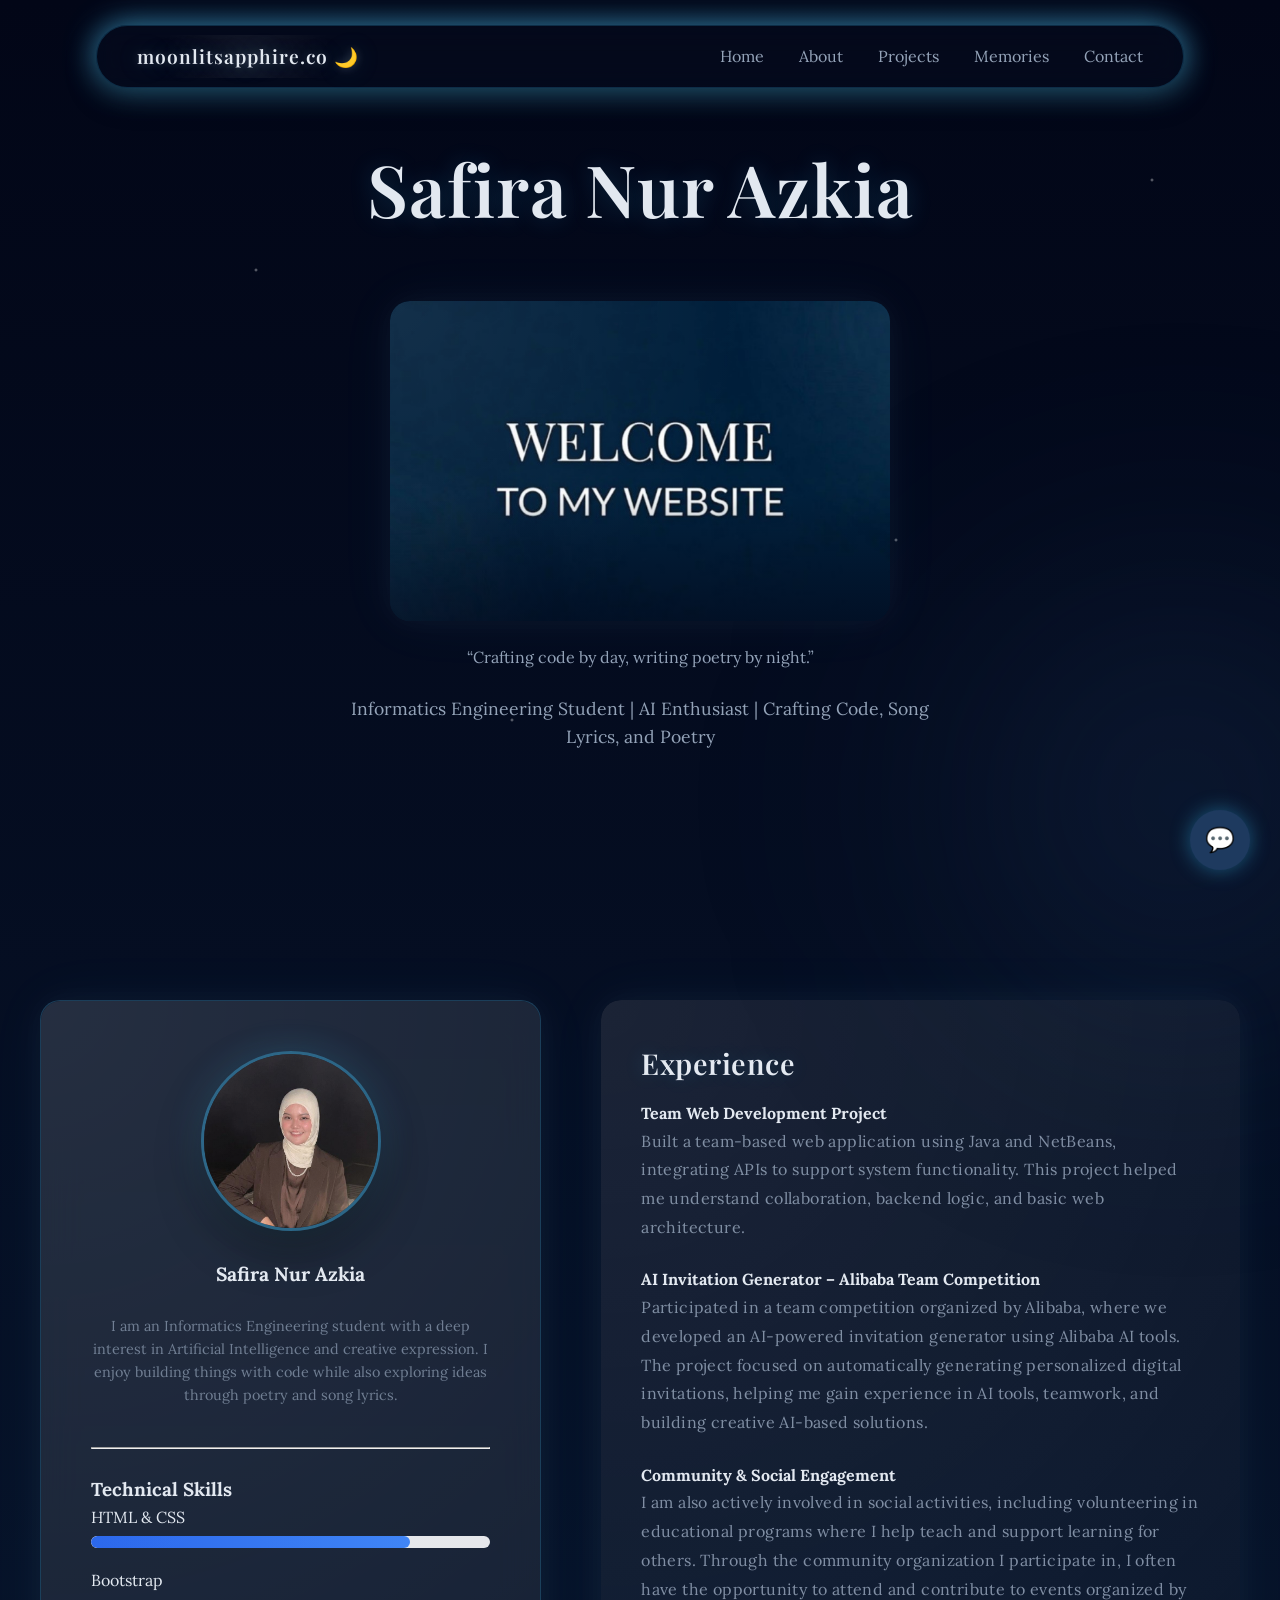
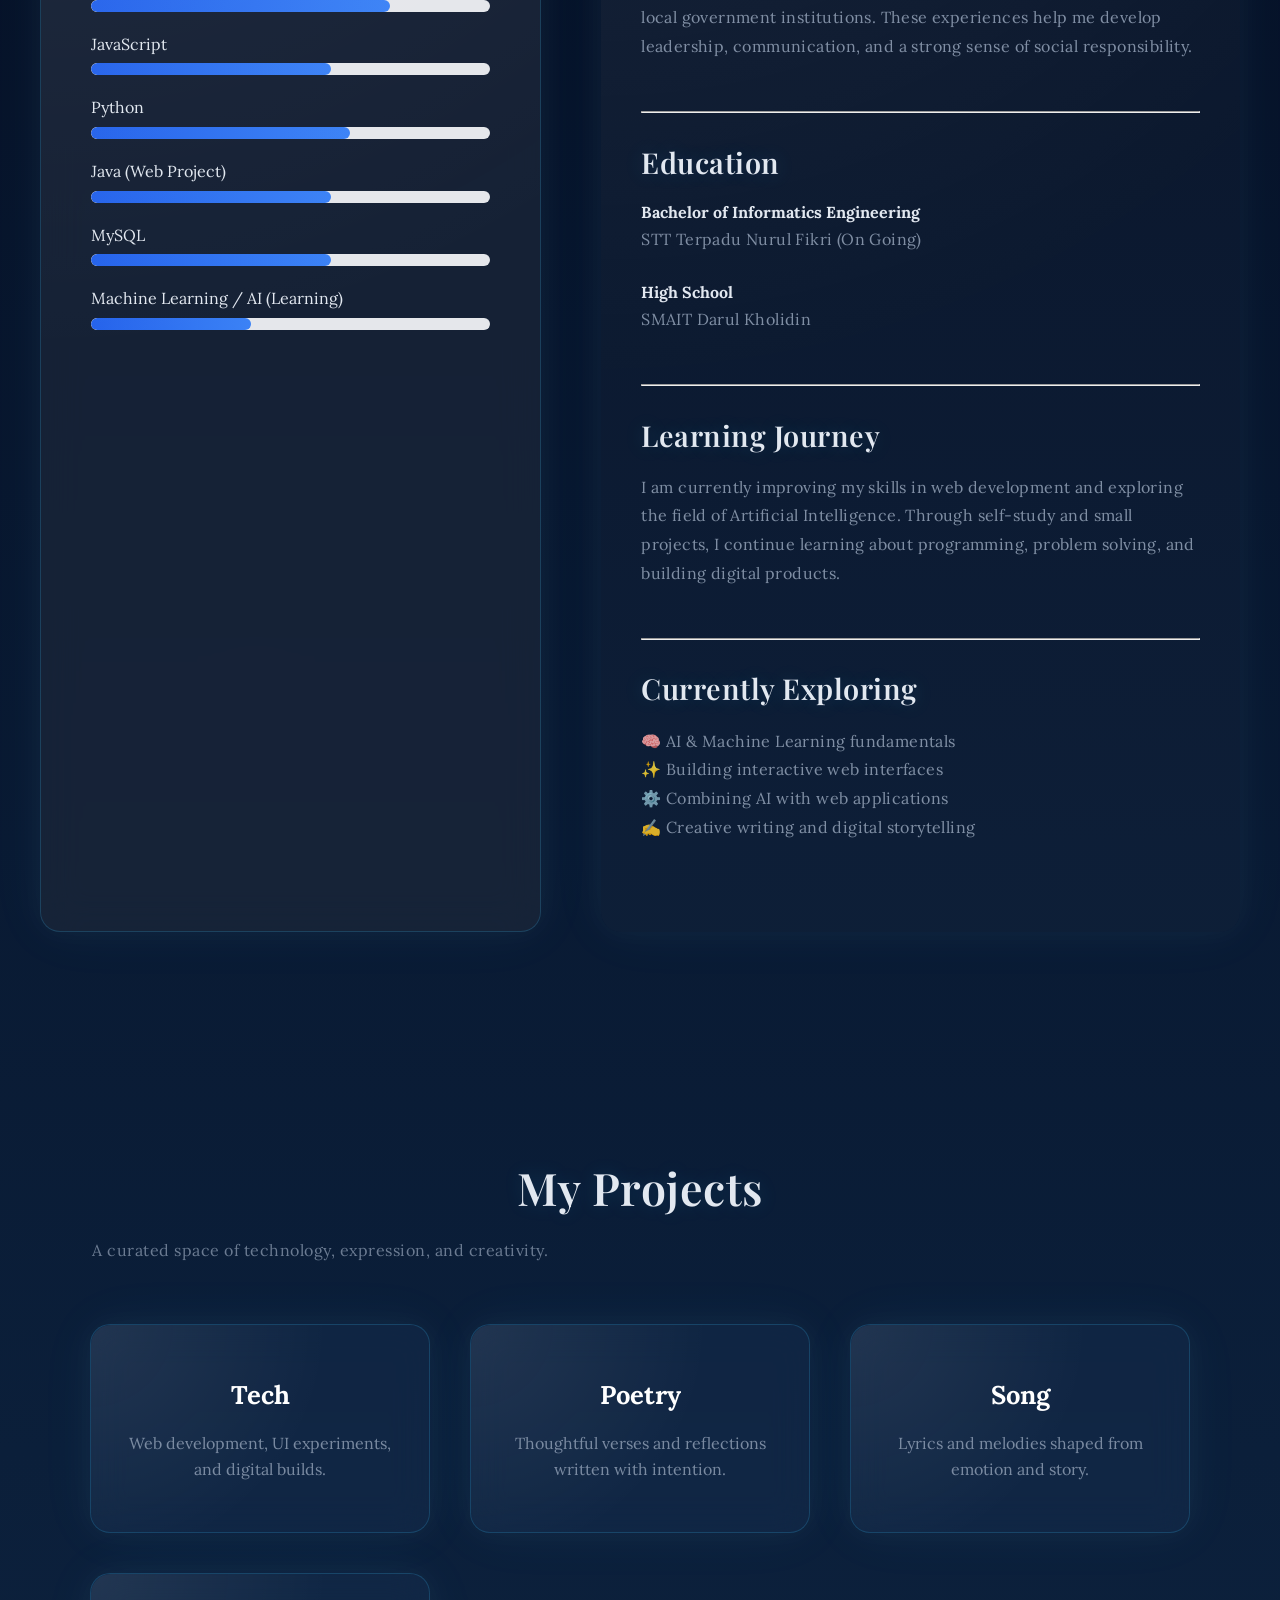
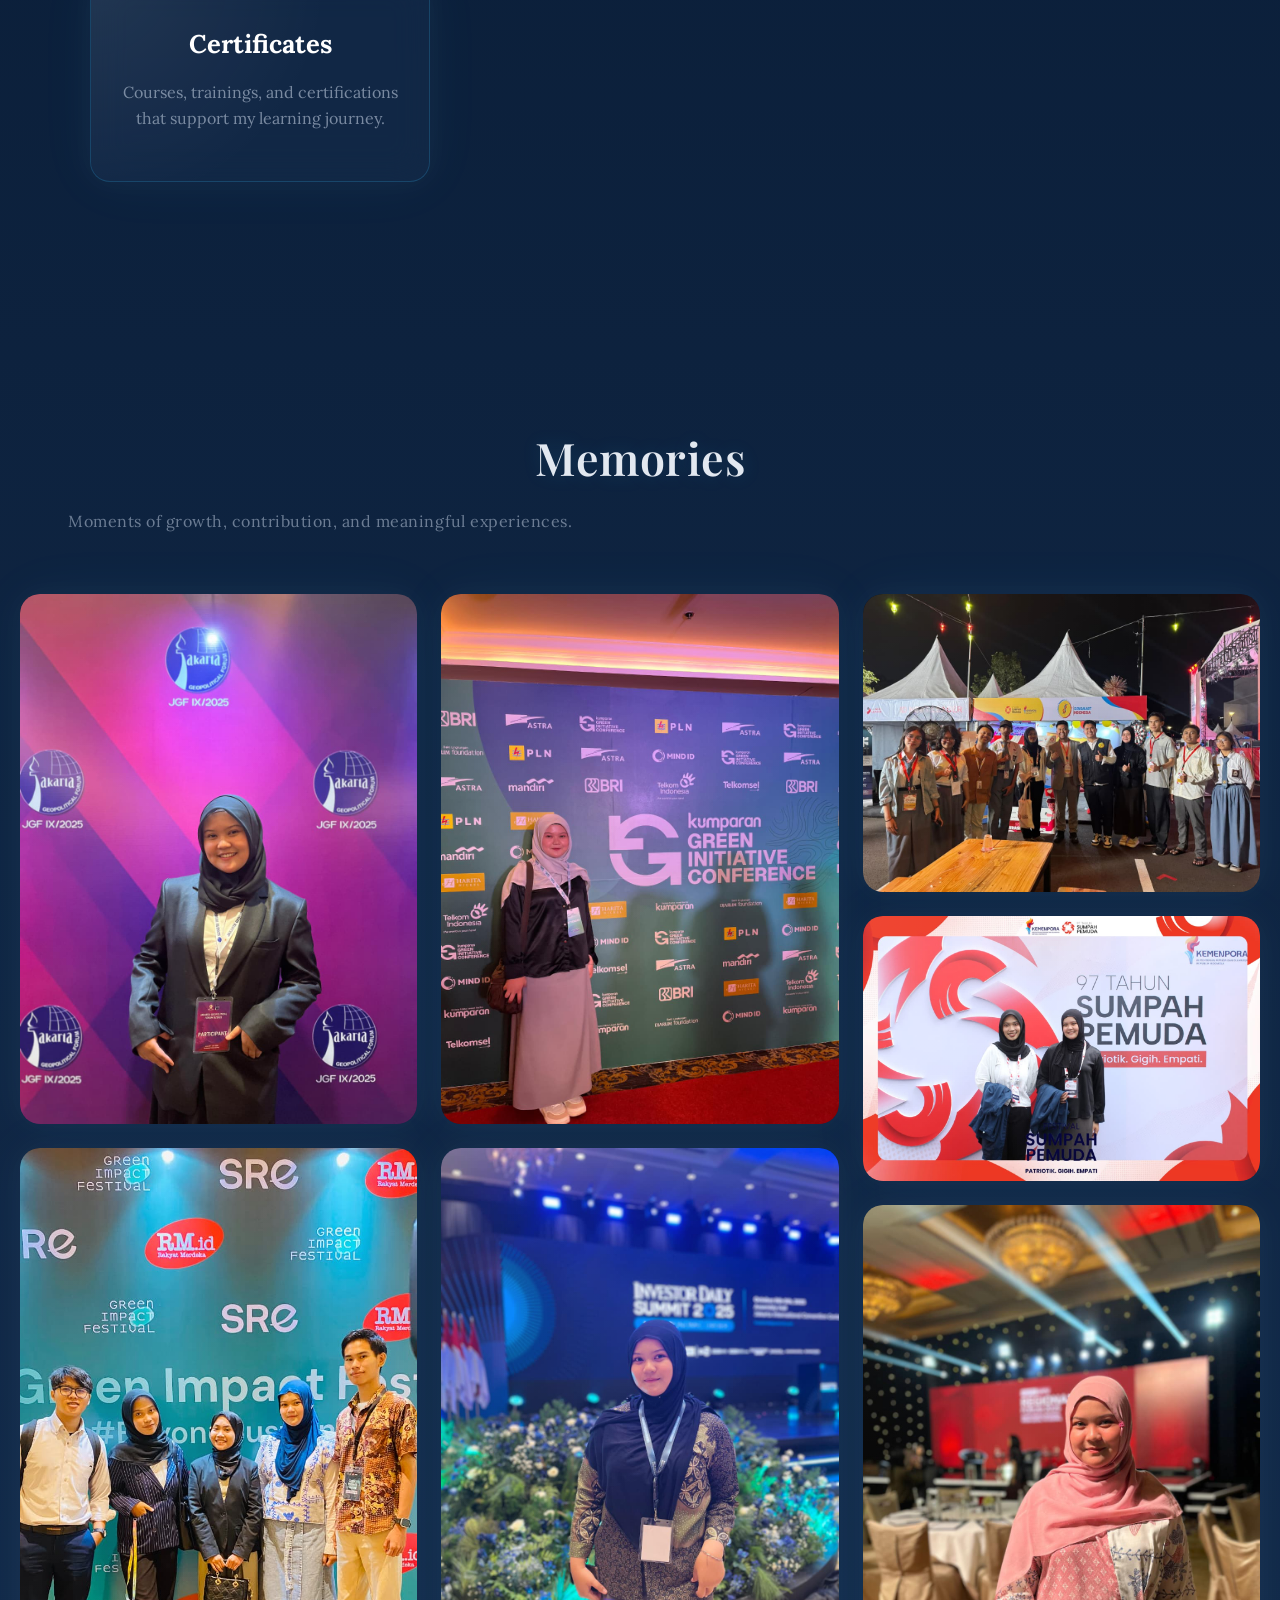
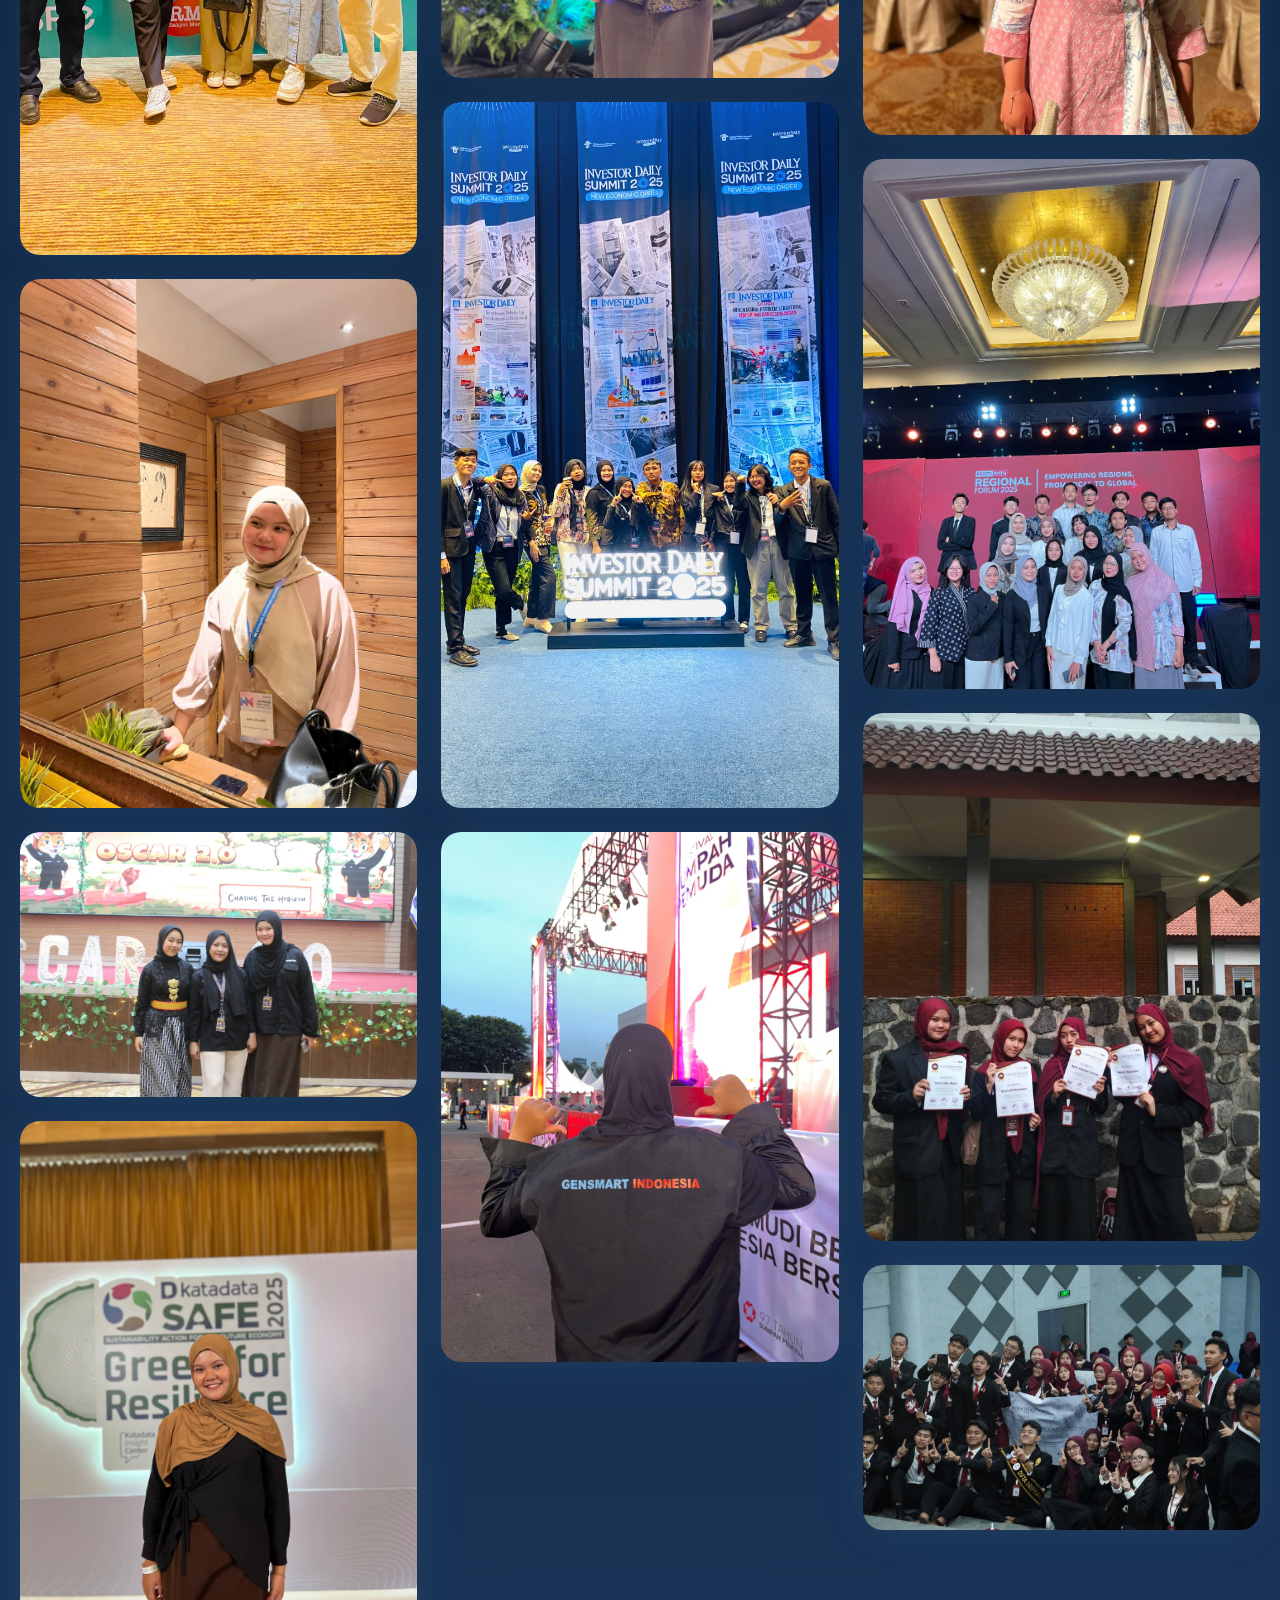
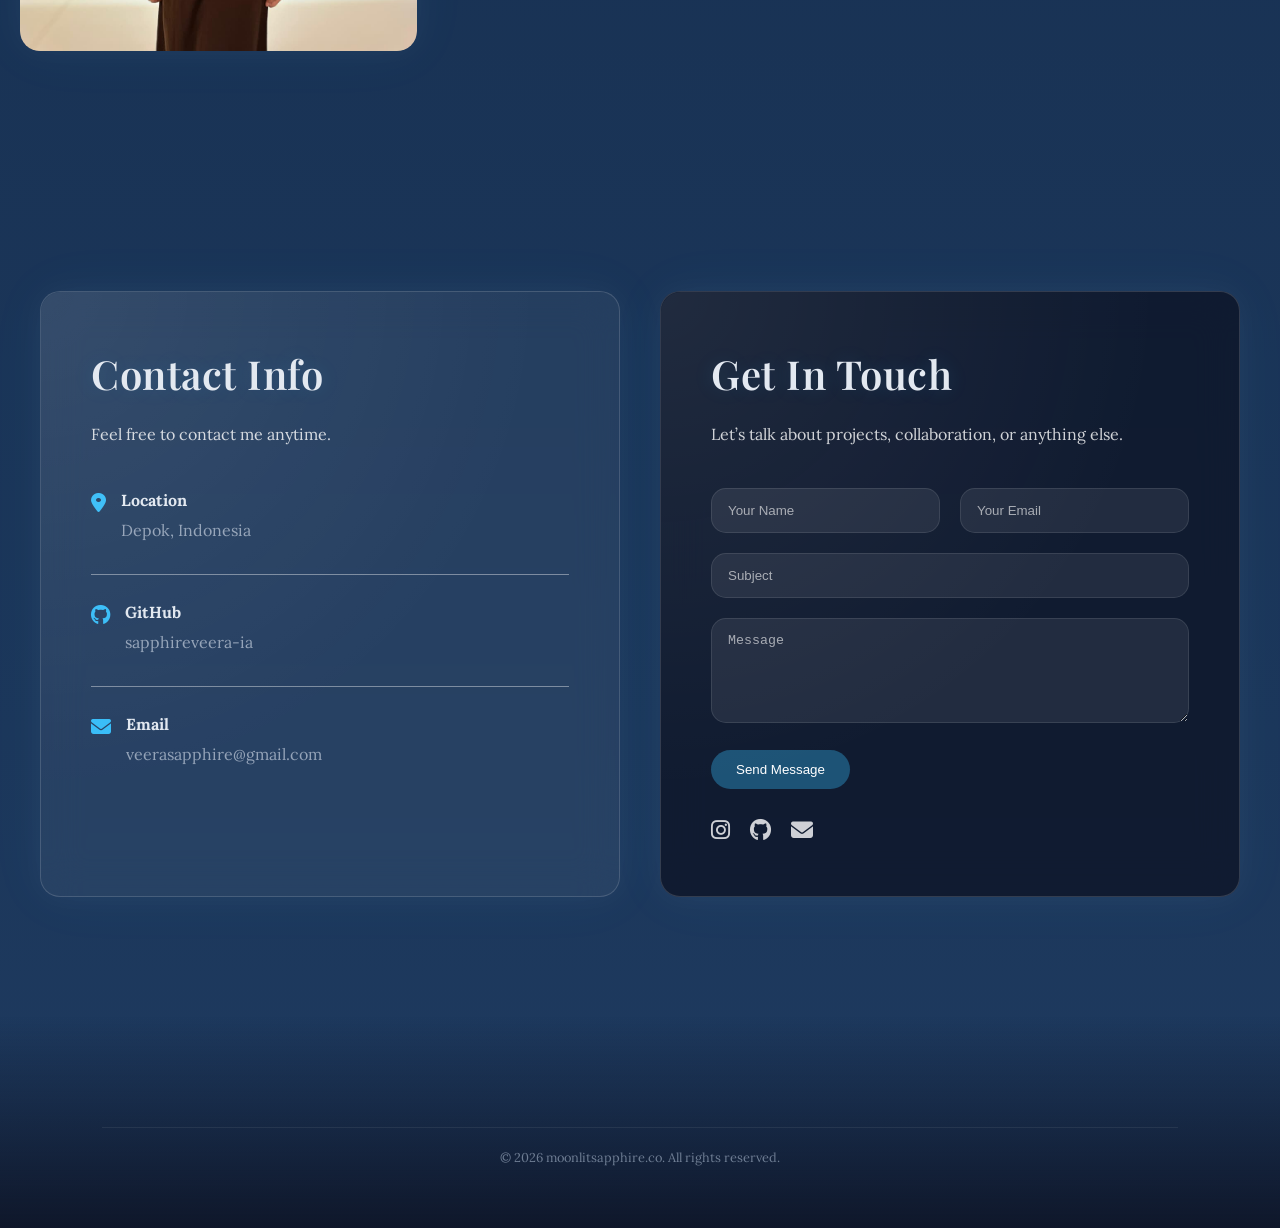
<file: index.html>
<!DOCTYPE html>
<html lang="en">

<head>
    <meta charset="UTF-8">
    <meta name="viewport" content="width=device-width, initial-scale=1.0">
    <title>moonlitsapphire.co</title>

    <!-- Main CSS -->
    <link rel="stylesheet" href="css/style.css">

    <!-- Google Font -->
    <link href="https://fonts.googleapis.com/css2?family=Poppins:wght@300;400;600&display=swap" rel="stylesheet">
    <link href="https://fonts.googleapis.com/css2?family=Playfair+Display:wght@500;600;700&display=swap"
        rel="stylesheet">
    <link href="https://fonts.googleapis.com/css2?family=Playfair+Display:wght@500;600;700&display=swap"
        rel="stylesheet">
    <link href="https://fonts.googleapis.com/css2?family=Lora:wght@400;500&display=swap" rel="stylesheet">
    <link rel="stylesheet" href="https://cdnjs.cloudflare.com/ajax/libs/font-awesome/6.5.0/css/all.min.css">
</head>

<body>

    <!-- 🌊 NAVBAR -->
    <nav class="navbar">
        <div class="logo">
            moonlitsapphire.co 🌙
        </div>
        <ul class="nav-links" id="navLinks">
            <li><a href="#home">Home</a></li>
            <li><a href="#about">About</a></li>
            <li><a href="#projects">Projects</a></li>
            <li><a href="#memories">Memories</a></li>
            <li><a href="#contact">Contact</a></li>
        </ul>

        <div class="hamburger" id="hamburger">
            <i class="fas fa-bars"></i>
        </div>
    </nav>

    <main>
        <!-- 🌊 HOME -->
        <section id="home" class="section home">

            <div class="hero-content">

                <h1 class="hero-title">Safira Nur Azkia</h1>
                <br>

                <!-- ✨ PHOTO SLIDER -->
                <div class="hero-slider moon-card">
                    <div class="slides">
                        <div class="slide">
                            <img src="assets/images/welcome.jpeg" alt="Slide 1">
                        </div>
                        <div class="slide">
                            <img src="assets/images/hero2.jpeg" alt="Slide 2">
                        </div>
                        <div class="slide">
                            <img src="assets/images/welcome.jpeg" alt="Slide 3">
                        </div>
                    </div>
                </div>
                <p class="hero-quote">
                    “Crafting code by day, writing poetry by night.”
                </p>
                <p class="hero-subtitle">
                    Informatics Engineering Student | AI Enthusiast | Crafting Code, Song Lyrics, and Poetry
                </p>



            </div>
        </section>


        <!-- 🌊 ABOUT -->

        <section id="about">

            <div class="about-container">

                <div class="about-wrapper">

                    <!-- LEFT CARD -->
                    <div class="about-left moon-card">

                        <div class="about-profile">
                            <img src="assets/images/profile1.jpeg" alt="Profile">
                            <h3>Safira Nur Azkia</h3>
                            <br>
                            <p>I am an Informatics Engineering student with a deep interest in Artificial Intelligence
                                and creative expression. I enjoy building things with code while also exploring ideas
                                through poetry and song lyrics.</p>
                        </div>

                        <hr>
                        <br>
                        <h3>Technical Skills</h3>

                        <div class="skill">
                            <span>HTML & CSS</span>
                            <div class="progress">
                                <div class="progress-bar" style="width: 80%;"></div>
                            </div>
                        </div>

                        <div class="skill">
                            <span>Bootstrap</span>
                            <div class="progress">
                                <div class="progress-bar" style="width: 75%;"></div>
                            </div>
                        </div>

                        <div class="skill">
                            <span>JavaScript</span>
                            <div class="progress">
                                <div class="progress-bar" style="width: 60%;"></div>
                            </div>
                        </div>

                        <div class="skill">
                            <span>Python</span>
                            <div class="progress">
                                <div class="progress-bar" style="width: 65%;"></div>
                            </div>
                        </div>

                        <div class="skill">
                            <span>Java (Web Project)</span>
                            <div class="progress">
                                <div class="progress-bar" style="width: 60%;"></div>
                            </div>
                        </div>

                        <div class="skill">
                            <span>MySQL</span>
                            <div class="progress">
                                <div class="progress-bar" style="width: 60%;"></div>
                            </div>
                        </div>

                        <div class="skill">
                            <span>Machine Learning / AI (Learning)</span>
                            <div class="progress">
                                <div class="progress-bar" style="width: 40%;"></div>
                            </div>
                        </div>


                    </div>

                    <!-- RIGHT CONTENT -->
                    <div class="about-right moon-card">

                        <div class="about-block">
                            <h2>Experience</h2>

                            <h4>Team Web Development Project</h4>
                            <p>Built a team-based web application using Java and NetBeans,
                                integrating APIs to support system functionality. This project
                                helped me understand collaboration, backend logic, and basic
                                web architecture.</p>
                            <br>
                            <h4>AI Invitation Generator – Alibaba Team Competition</h4>
                            <p>
                                Participated in a team competition organized by Alibaba, where we developed an
                                AI-powered invitation generator using Alibaba AI tools. The project focused on
                                automatically generating personalized digital invitations, helping me gain
                                experience in AI tools, teamwork, and building creative AI-based solutions.
                            </p>
                            <br>
                            <h4>Community & Social Engagement</h4>
                            <p>
                                I am also actively involved in social activities, including volunteering in
                                educational programs where I help teach and support learning for others.
                                Through the community organization I participate in, I often have the
                                opportunity to attend and contribute to events organized by local government
                                institutions. These experiences help me develop leadership, communication,
                                and a strong sense of social responsibility.
                            </p>
                        </div>

                        <hr>
                        <br>

                        <div class="about-block">
                            <h2>Education</h2>

                            <h4>Bachelor of Informatics Engineering</h4>
                            <p>STT Terpadu Nurul Fikri (On Going)</p>
                            <br>
                            <h4>High School</h4>
                            <p>SMAIT Darul Kholidin</p>

                        </div>

                        <hr>
                        <br>

                        <div class="about-block">
                            <h2>Learning Journey</h2>

                            <p>
                                I am currently improving my skills in web development and exploring
                                the field of Artificial Intelligence. Through self-study and small
                                projects, I continue learning about programming, problem solving,
                                and building digital products.
                            </p>

                        </div>

                        <hr>
                        <br>

                        <div class="about-block">
                            <h2>Currently Exploring</h2>

                            <ul class="exploring-list">
                                <p>🧠 AI & Machine Learning fundamentals</p>
                                <p>✨ Building interactive web interfaces</p>
                                <p>⚙️ Combining AI with web applications</p>
                                <p>✍️ Creative writing and digital storytelling</p>
                            </ul>

                        </div>

                    </div>

        </section>

        <!-- 🌊 PROJECTS -->
        <section id="projects" class="projects-section">
            <div class="projects-container">

                <h2 class="section-title">My Projects</h2>
                <p class="section-subtitle">
                    A curated space of technology, expression, and creativity.
                </p>

                <div class="projects-grid">

                    <a href="tech.html" class="project-card moon-card">
                        <h3>Tech</h3>
                        <p>Web development, UI experiments, and digital builds.</p>
                    </a>

                    <a href="poetry.html" class="project-card moon-card">
                        <h3>Poetry</h3>
                        <p>Thoughtful verses and reflections written with intention.</p>
                    </a>

                    <a href="song.html" class="project-card moon-card">
                        <h3>Song</h3>
                        <p>Lyrics and melodies shaped from emotion and story.</p>
                    </a>


                    <a href="certificates.html" class="project-card moon-card">
                        <h3>Certificates</h3>
                        <p>Courses, trainings, and certifications that support my learning journey.</p>
                    </a>

                </div>
            </div>
            </div>
        </section>


        <!-- 🌊 MEMORIES -->
        <section id="memories" class="memories-section">

            <h2 class="section-title">Memories</h2>
            <p class="section-subtitle">
                Moments of growth, contribution, and meaningful experiences.
            </p>

            <div class="memories-grid">

                <div class="memory-card moon-card">
                    <img src="assets/images/a1.jpeg" alt="Memory 1">
                </div>

                <div class="memory-card moon-card">
                    <img src="assets/images/a2.jpeg" alt="Memory 2">
                </div>

                <div class="memory-card moon-card">
                    <img src="assets/images/a3.jpeg" alt="Memory 3">
                </div>
                <div class="memory-card moon-card">
                    <img src="assets/images/a4.jpeg" alt="Memory 3">
                </div>
                <div class="memory-card moon-card">
                    <img src="assets/images/a5.jpeg" alt="Memory 3">
                </div>
                <div class="memory-card moon-card">
                    <img src="assets/images/a6.jpeg" alt="Memory 3">
                </div>
                <div class="memory-card moon-card">
                    <img src="assets/images/a7.jpeg" alt="Memory 3">
                </div>
                <div class="memory-card moon-card">
                    <img src="assets/images/a8.jpeg" alt="Memory 3">
                </div>
                <div class="memory-card moon-card">
                    <img src="assets/images/a9.jpeg" alt="Memory 3">
                </div>
                <div class="memory-card moon-card">
                    <img src="assets/images/a10.jpeg" alt="Memory 3">
                </div>
                <div class="memory-card moon-card">
                    <img src="assets/images/a11.jpeg" alt="Memory 3">
                </div>
                <div class="memory-card moon-card">
                    <img src="assets/images/a12.jpeg" alt="Memory 3">
                </div>
                <div class="memory-card moon-card">
                    <img src="assets/images/a13.jpeg" alt="Memory 3">
                </div>
                <div class="memory-card moon-card">
                    <img src="assets/images/a14.jpeg" alt="Memory 3">
                </div>
                <div class="memory-card moon-card">
                    <img src="assets/images/a15.jpeg" alt="Memory 3">
                </div>

            </div>

        </section>



        <!-- 🌊 CONTACT -->
        <section id="contact" class="contact-section">

            <div class="contact-wrapper">

                <!-- LEFT CARD -->
                <div class="contact-info-card moon-card">

                    <h2>Contact Info</h2>
                    <p class="contact-desc">Feel free to contact me anytime.</p>

                    <div class="contact-item">
                        <i class="fas fa-location-dot"></i>
                        <div>
                            <h4>Location</h4>
                            <p>Depok, Indonesia</p>
                        </div>
                    </div>

                    <hr class="divider">

                    <div class="contact-item">
                        <i class="fab fa-github"></i>
                        <div>
                            <h4>GitHub</h4>
                            <p>sapphireveera-ia</p>
                        </div>
                    </div>

                    <hr class="divider">

                    <div class="contact-item">
                        <i class="fas fa-envelope"></i>
                        <div>
                            <h4>Email</h4>
                            <p>veerasapphire@gmail.com</p>
                        </div>
                    </div>

                </div>

                <!-- RIGHT CARD -->
                <div class="contact-form-card moon-card">

                    <h2>Get In Touch</h2>
                    <p class="contact-desc">
                        Let’s talk about projects, collaboration, or anything else.
                    </p>

                    <form id="contactForm">

                        <div class="input-row">
                            <input type="text" name="name" placeholder="Your Name" required>
                            <input type="email" name="email" placeholder="Your Email" required>
                        </div>

                        <input type="text" name="subject" placeholder="Subject">
                        <textarea name="message" placeholder="Message" rows="5" required></textarea>

                        <button type="submit">Send Message</button>

                    </form>

                    <div class="social-icons">
                        <a href="https://instagram.com/sapphr_" target="_blank">
                            <i class="fab fa-instagram"></i>
                        </a>
                        <a href="https://github.com/sapphireveera-ia" target="_blank">
                            <i class="fab fa-github"></i>
                        </a>
                        <a href="mailto:veerasapphire@gmail.com">
                            <i class="fas fa-envelope"></i>
                        </a>
                    </div>

                </div>

            </div>

        </section>
    </main>



    <!-- 🌊 FOOTER -->
    <footer class="footer">
        <div class="footer-container">

        </div>

        <div class="footer-bottom">
            © 2026 moonlitsapphire.co. All rights reserved.
        </div>
    </footer>

    <!-- CHATBOT -->
    <div class="chatbot">

        <div class="chatbot-toggle" id="chatbotToggle">
            💬
        </div>

        <div class="chatbot-box" id="chatbotBox">

            <div class="chatbot-header">
                Moonlit Assistant 🌙
            </div>

            <div class="chatbot-messages" id="chatMessages">
                <div class="bot-message">
                    Hi! I'm Safira's assistant. Ask me about her projects, skills, or memories ✨
                </div>
            </div>

            <div class="chatbot-input">
                <input type="text" id="userInput" placeholder="Ask something..." />
                <button onclick="sendMessage()">Send</button>
            </div>

        </div>

    </div>

    <!-- JS FILES -->
    <script src="js/script.js"></script>
    <script src="js/filter.js"></script>
    <script src="js/gallery.js"></script>
    <script src="js/chatbot.js"></script>

</body>

</html>
</file>
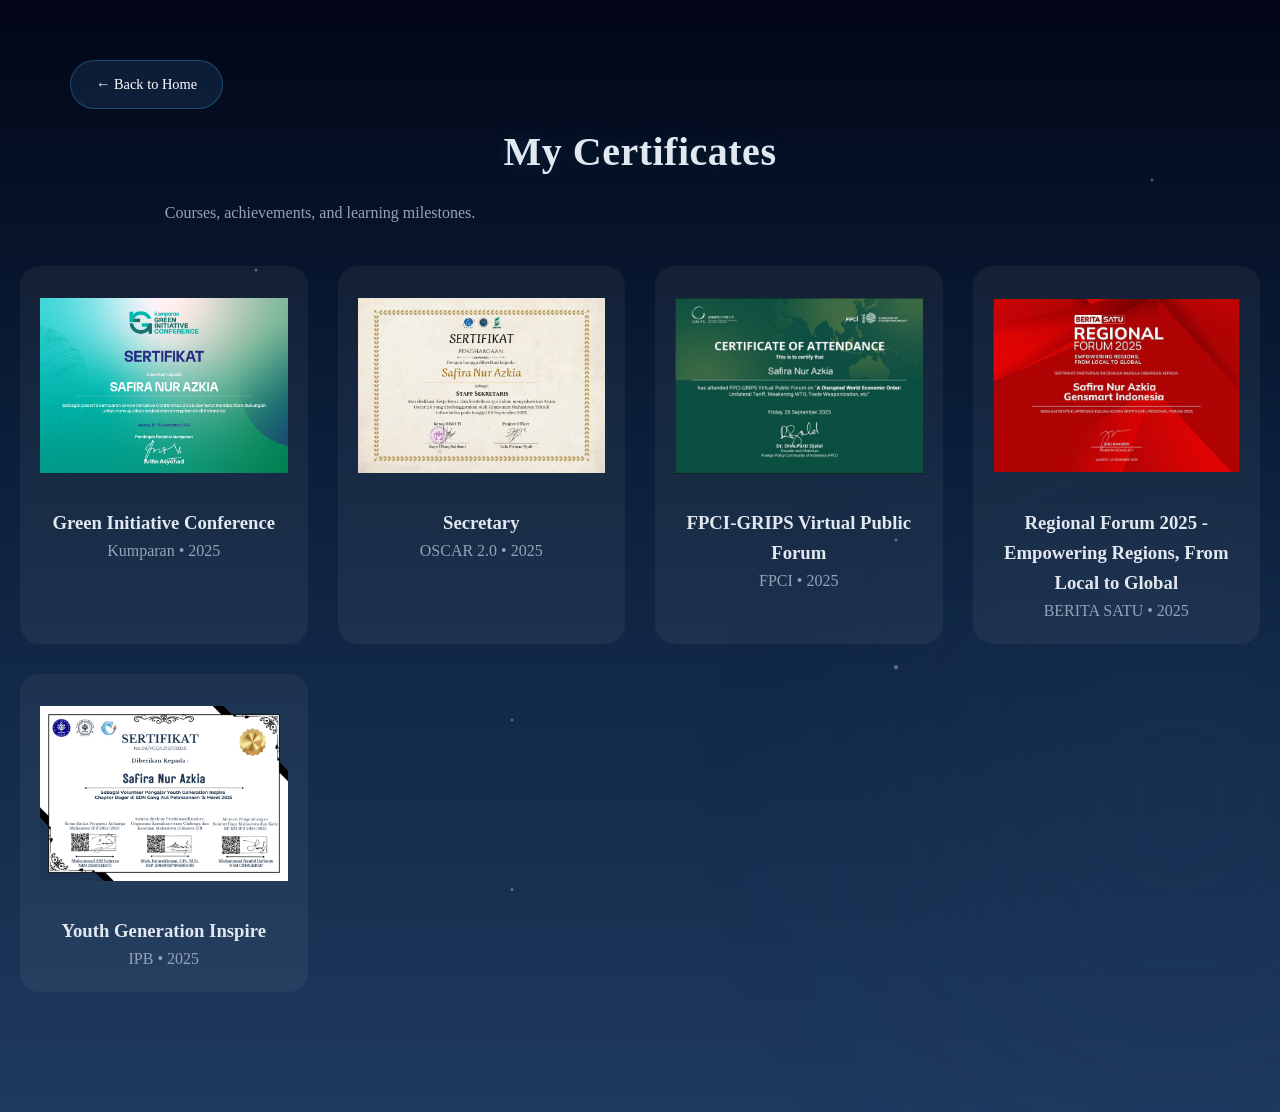
<file: certificates.html>
<!DOCTYPE html>
<html>
<head>
  <meta charset="UTF-8">
  <meta name="viewport" content="width=device-width, initial-scale=1.0">
  <title>Certificates | Safira</title>
  <link rel="stylesheet" href="css/style.css">
  <link rel="stylesheet" href="css/projects.css">
</head>

<body>

<a href="index.html" class="back-home">← Back to Home</a>

<section class="projects-section">

  <h2>My Certificates</h2>
  <p>Courses, achievements, and learning milestones.</p>

  <div class="cert-grid">

    <div class="cert-card">
      <img src="assets/images/c2.jpeg" onclick="openCert(this.src)">
      <h3>Green Initiative Conference</h3>
      <p>Kumparan • 2025</p>
    </div>

    <div class="cert-card">
      <img src="assets/images/c1.jpeg" onclick="openCert(this.src)">
      <h3>Secretary</h3>
      <p>OSCAR 2.0 • 2025</p>
    </div>

    <div class="cert-card">
      <img src="assets/images/c3.jpeg" onclick="openCert(this.src)">
      <h3>FPCI-GRIPS Virtual Public Forum</h3>
      <p>FPCI • 2025</p>
    </div>

    <div class="cert-card">
      <img src="assets/images/c4.jpeg" onclick="openCert(this.src)">
      <h3>Regional Forum 2025 - Empowering Regions, From Local to Global</h3>
      <p>BERITA SATU • 2025</p>
    </div>

    <div class="cert-card">
      <img src="assets/images/c5.jpeg" onclick="openCert(this.src)">
      <h3>Youth Generation Inspire</h3>
      <p>IPB • 2025</p>
    </div>
  </div>

</section>

<!-- POPUP -->
<div id="certModal" class="cert-modal" onclick="closeCert()">
  <img id="certImg">
</div>

<script>

function openCert(src){
  document.getElementById("certModal").style.display="flex";
  document.getElementById("certImg").src=src;
}

function closeCert(){
  document.getElementById("certModal").style.display="none";
}

</script>

</body>
</html>
</file>
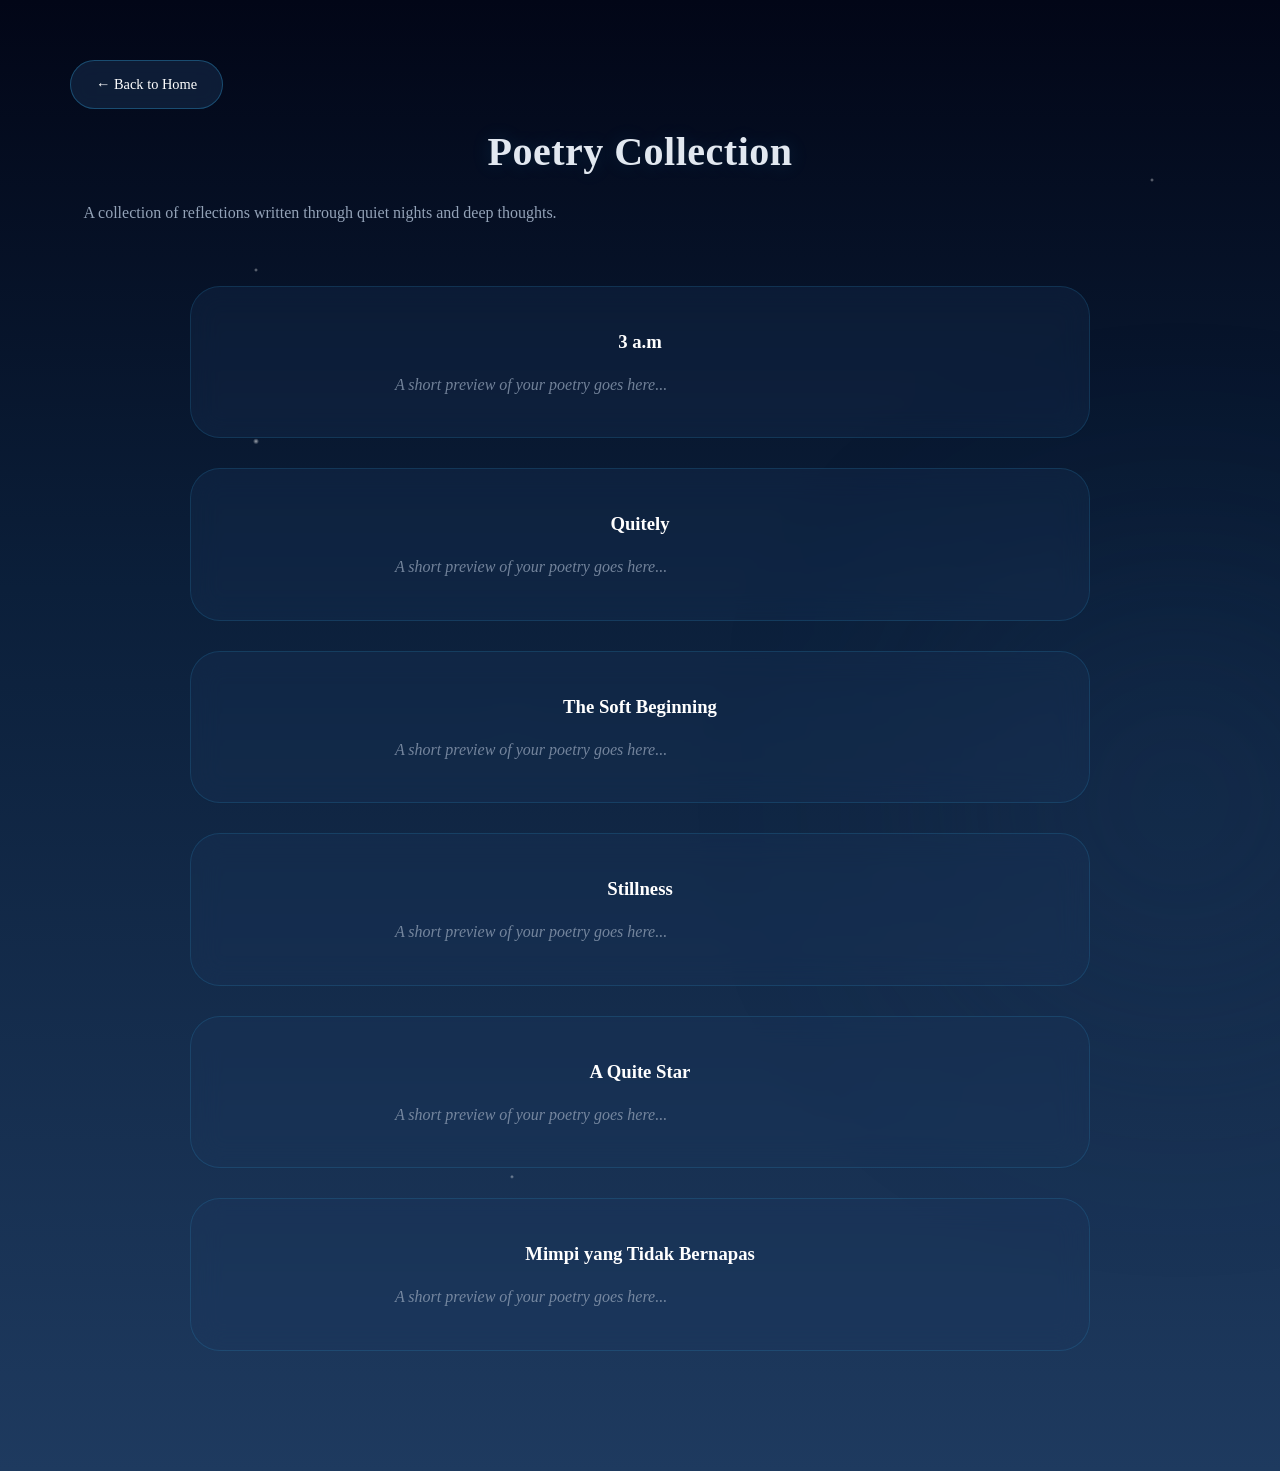
<file: poetry.html>
<!DOCTYPE html>
<html>

<head>
    <meta charset="UTF-8">
    <meta name="viewport" content="width=device-width, initial-scale=1.0"> 
    <title>Poetry | Safira</title>
    <link rel="stylesheet" href="css/style.css">
    <link rel="stylesheet" href="css/projects.css">
</head>

<body>

    <a href="index.html" class="back-home">← Back to Home</a>

    <section class="projects-section">

        <h2>Poetry Collection</h2>
        <p>A collection of reflections written through quiet nights and deep thoughts.</p>

        <div class="poetry-grid">

            <a href="poetry/3-a.m.html" class="poetry-card">
                <h3>3 a.m</h3>
                <p class="poetry-preview">
                    A short preview of your poetry goes here...
                </p>
            </a>

            <a href="poetry/quitely.html" class="poetry-card">
                <h3>Quitely</h3>
                <p class="poetry-preview">
                    A short preview of your poetry goes here...
                </p>
            </a>

             <a href="poetry/the-soft-beginning.html" class="poetry-card">
                <h3>The Soft Beginning</h3>
                <p class="poetry-preview">
                    A short preview of your poetry goes here...
                </p>
            </a>

            <a href="poetry/stillness.html" class="poetry-card">
                <h3>Stillness</h3>
                <p class="poetry-preview">
                    A short preview of your poetry goes here...
                </p>
            </a>

             <a href="poetry/star.html" class="poetry-card">
                <h3>A Quite Star</h3>
                <p class="poetry-preview">
                    A short preview of your poetry goes here...
                </p>
            </a>

            <a href="poetry/mimpi.html" class="poetry-card">
                <h3>Mimpi yang Tidak Bernapas</h3>
                <p class="poetry-preview">
                    A short preview of your poetry goes here...
                </p>
            </a>

        </div>

    

        </div>

    </section>

</body>

</html>
</file>
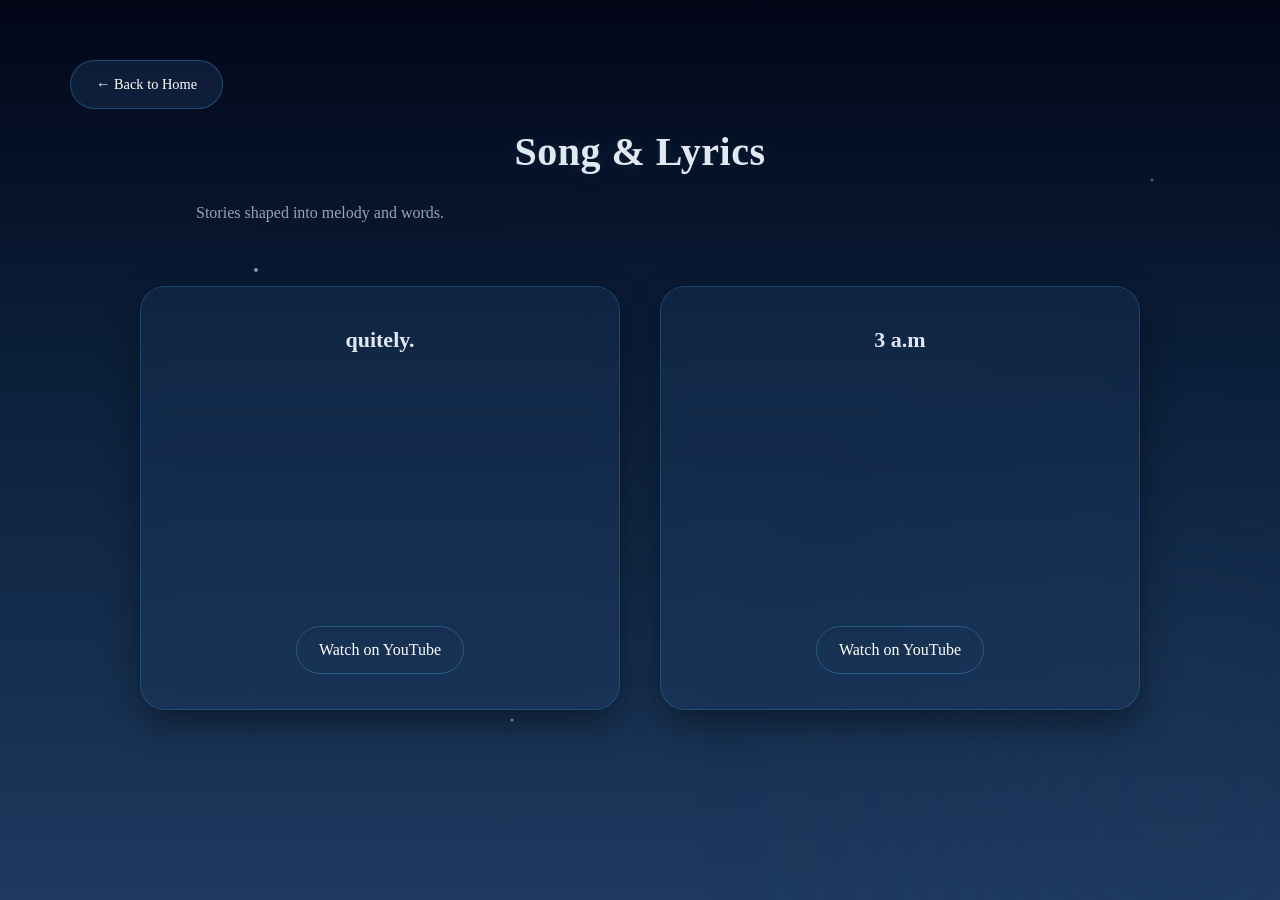
<file: song.html>
<!DOCTYPE html>
<html>

<head>
    <meta charset="UTF-8">
    <meta name="viewport" content="width=device-width, initial-scale=1.0"> 
    <title>Song | Safira</title>
    <link rel="stylesheet" href="css/style.css">
    <link rel="stylesheet" href="css/projects.css">
</head>

<body>

<a href="index.html" class="back-home">← Back to Home</a>

<section class="projects-section">

    <h2>Song & Lyrics</h2>
    <p>Stories shaped into melody and words.</p>

    <div class="song-grid">

        <!-- Song 1 -->
        <div class="song-card">
            <h3>quitely.</h3>

            <div class="video-wrapper">
                <iframe 
                src="https://www.youtube.com/embed/PVRk4BkpyHI"
                title="quitely song"
                frameborder="0"
                allow="accelerometer; autoplay; clipboard-write; encrypted-media; gyroscope; picture-in-picture"
                allowfullscreen>
                </iframe>
            </div>

            <a href="https://youtube.com/watch?v=PVRk4BkpyHI" target="_blank" class="video-btn">
                Watch on YouTube
            </a>
        </div>

        <!-- Song 2 -->
        <div class="song-card">
            <h3>3 a.m</h3>

            <div class="video-wrapper">
                <iframe 
                src="https://www.youtube.com/embed/4QjVzZTpe0E"
                title="3 a.m song"
                frameborder="0"
                allow="accelerometer; autoplay; clipboard-write; encrypted-media; gyroscope; picture-in-picture"
                allowfullscreen>
                </iframe>
            </div>

            <a href="https://youtube.com/watch?v=4QjVzZTpe0E" target="_blank" class="video-btn">
                Watch on YouTube
            </a>
        </div>

    </div>

</section>

</body>
</html>
</file>
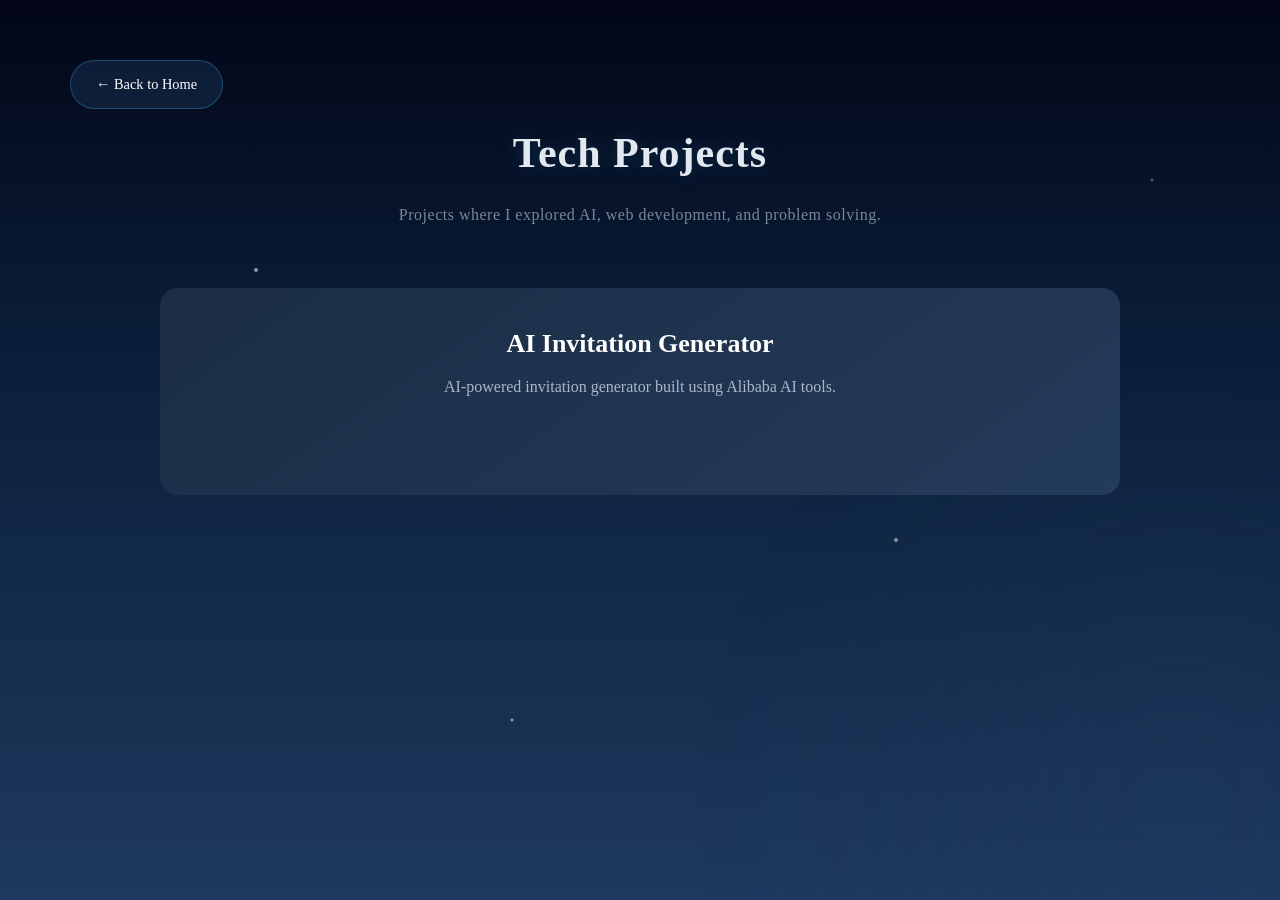
<file: tech.html>
<!DOCTYPE html>
<html lang="en">

<head>
  <meta charset="UTF-8">
  <meta name="viewport" content="width=device-width, initial-scale=1.0">
  <title>Tech Projects</title>

  <link rel="stylesheet" href="css/style.css">
  <link rel="stylesheet" href="css/projects.css">
</head>

<body>

<a href="index.html" class="back-home">← Back to Home</a>

<section class="tech-section">

  <h2 class="section-title">Tech Projects</h2>

  <p class="section-subtitle">
    Projects where I explored AI, web development, and problem solving.
  </p>

  <div class="tech-grid">

    <a href="tech/tech1.html" class="tech-card">
      <h3>AI Invitation Generator</h3>
      <p>AI-powered invitation generator built using Alibaba AI tools.</p>
    </a>

  </div>

</section>

</body>
</html>
</file>
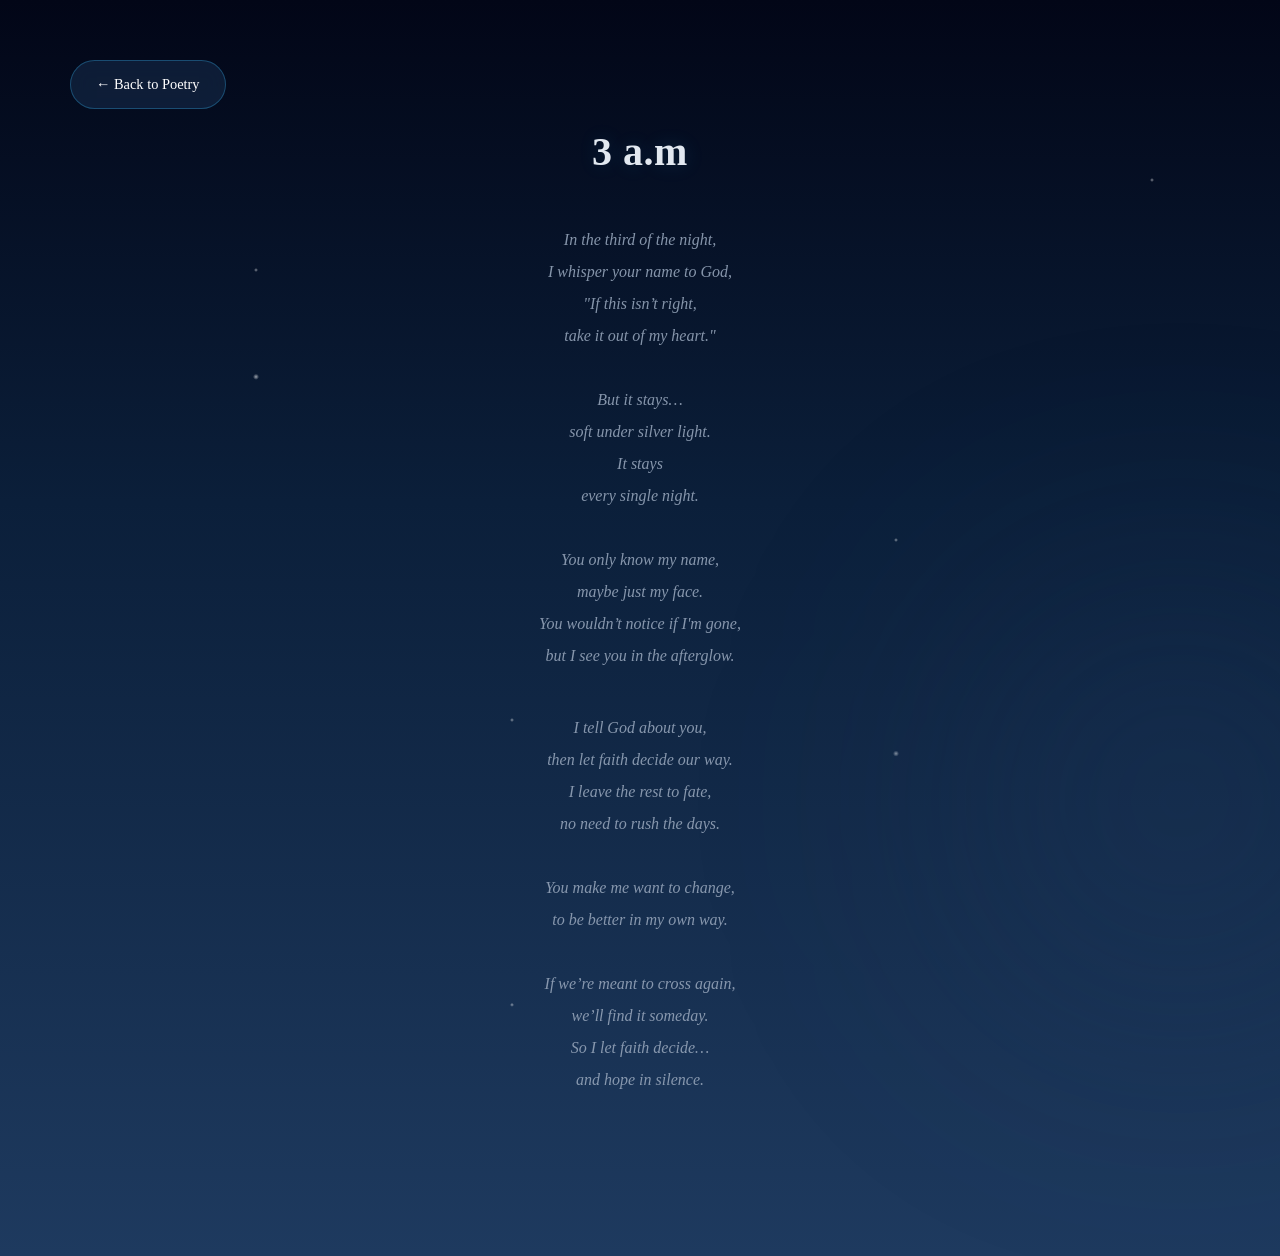
<file: poetry/3-a.m.html>
<!DOCTYPE html>
<html>

<head>
  <meta charset="UTF-8">
  <meta name="viewport" content="width=device-width, initial-scale=1.0">
  <title>3 a.m | Safira</title>

  <!-- naik satu folder ke css -->
  <link rel="stylesheet" href="../css/style.css">
  <link rel="stylesheet" href="../css/projects.css">
</head>

<body>

  <a href="../poetry.html" class="back-home">← Back to Poetry</a>

  <section class="projects-section">
    <h2>3 a.m</h2>

    <p class="poetry-full">
      In the third of the night,<br>
      I whisper your name to God,<br>
      "If this isn’t right,<br>
      take it out of my heart."<br><br>

      But it stays…<br>
      soft under silver light.<br>
      It stays<br>
      every single night.<br><br>

      You only know my name,<br>
      maybe just my face.<br>
      You wouldn’t notice if I'm gone,<br>
      but I see you in the afterglow.
    </p>

    <p class="poetry-full">
      I tell God about you,<br>
      then let faith decide our way.<br>
      I leave the rest to fate,<br>
      no need to rush the days.<br><br>

      You make me want to change,<br>
      to be better in my own way.<br><br>

      If we’re meant to cross again,<br>
      we’ll find it someday.<br>
      So I let faith decide…<br>
      and hope in silence.
    </p>
  </section>

</body>

</html>
</file>
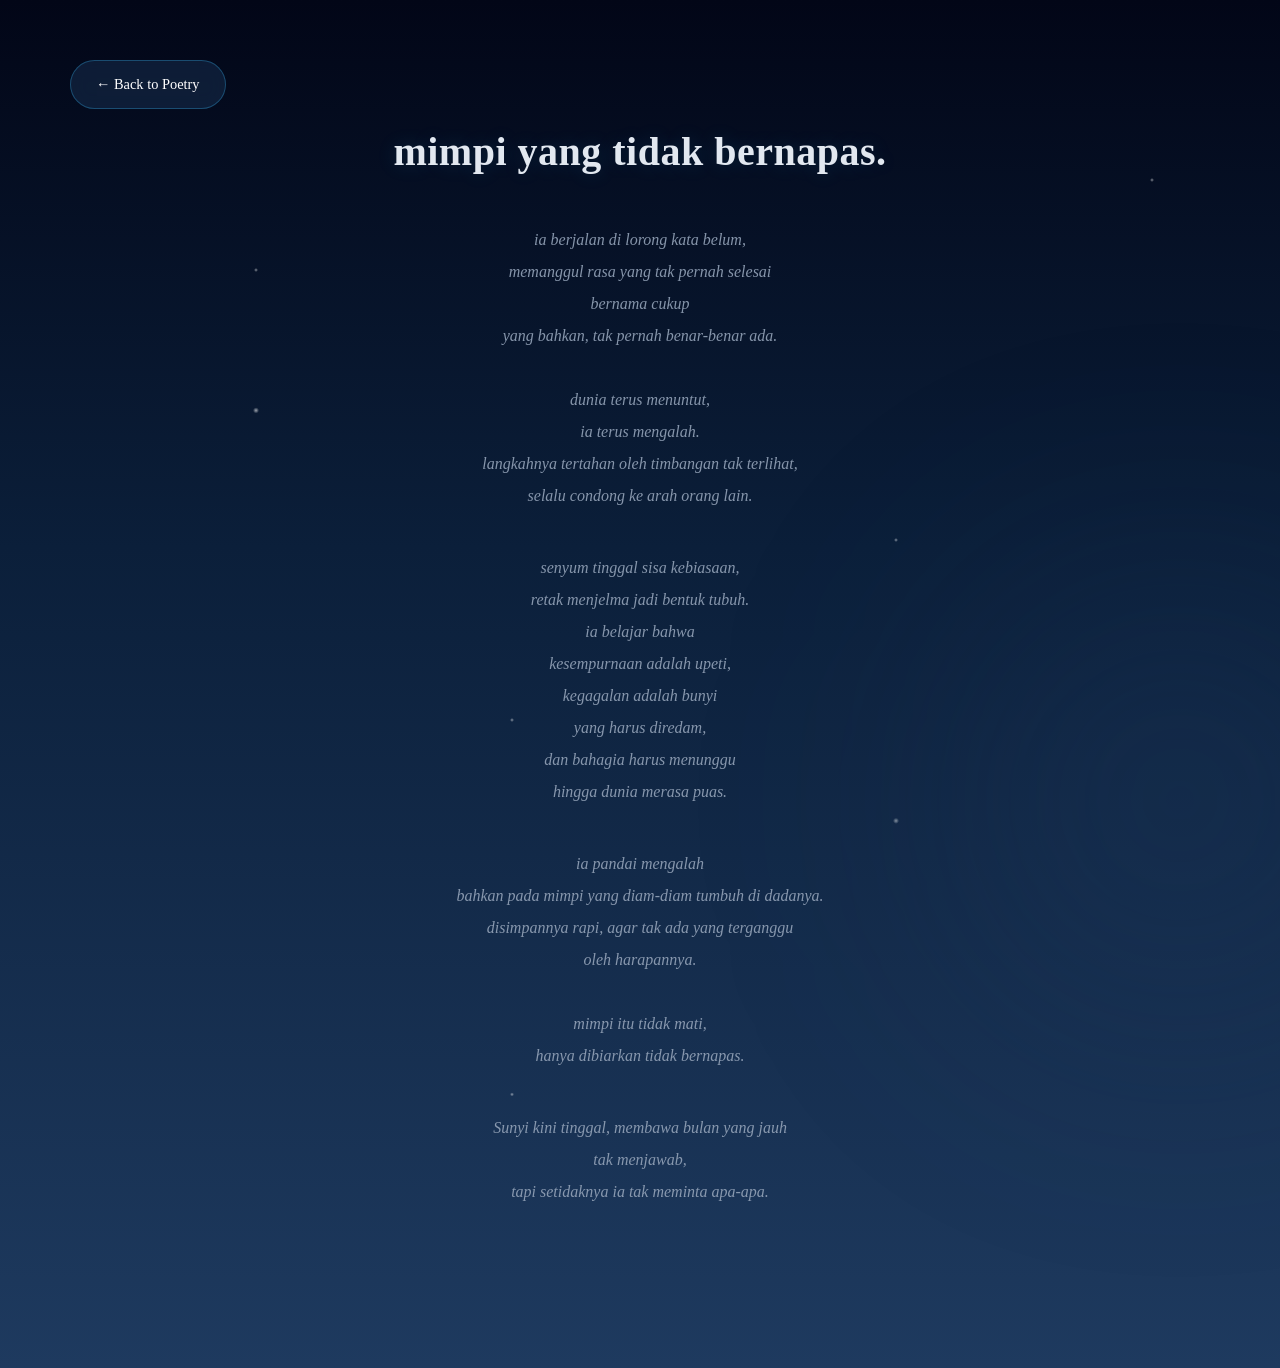
<file: poetry/mimpi.html>
<!DOCTYPE html>
<html>

<head>
    <meta charset="UTF-8">
    <meta name="viewport" content="width=device-width, initial-scale=1.0">
    <title>mimpi | Safira</title>

    <!-- naik satu folder ke css -->
    <link rel="stylesheet" href="../css/style.css">
    <link rel="stylesheet" href="../css/projects.css">
</head>

<body>

    <a href="../poetry.html" class="back-home">← Back to Poetry</a>

    <section class="projects-section">
        <h2>mimpi yang tidak bernapas.</h2>

        <p class="poetry-full">
            ia berjalan di lorong kata belum,<br>
            memanggul rasa yang tak pernah selesai<br>
            bernama cukup<br>
            yang bahkan, tak pernah benar-benar ada.<br><br>

            dunia terus menuntut,<br>
            ia terus mengalah.<br>
            langkahnya tertahan oleh timbangan tak terlihat,<br>
            selalu condong ke arah orang lain.
        </p>

        <p class="poetry-full">
            senyum tinggal sisa kebiasaan,<br>
            retak menjelma jadi bentuk tubuh.<br>
            ia belajar bahwa<br>
            kesempurnaan adalah upeti,<br>
            kegagalan adalah bunyi<br>
            yang harus diredam,<br>
            dan bahagia harus menunggu<br>
            hingga dunia merasa puas.
        </p>

        <p class="poetry-full">
            ia pandai mengalah<br>
            bahkan pada mimpi yang diam-diam tumbuh di dadanya.<br>
            disimpannya rapi, agar tak ada yang terganggu<br>
            oleh harapannya.<br><br>

            mimpi itu tidak mati,<br>
            hanya dibiarkan tidak bernapas.
        </p>

        <p class="poetry-full">
            Sunyi kini tinggal, membawa bulan yang jauh<br>
            tak menjawab,<br>
            tapi setidaknya ia tak meminta apa-apa.
        </p>

    </section>

</body>

</html>
</file>
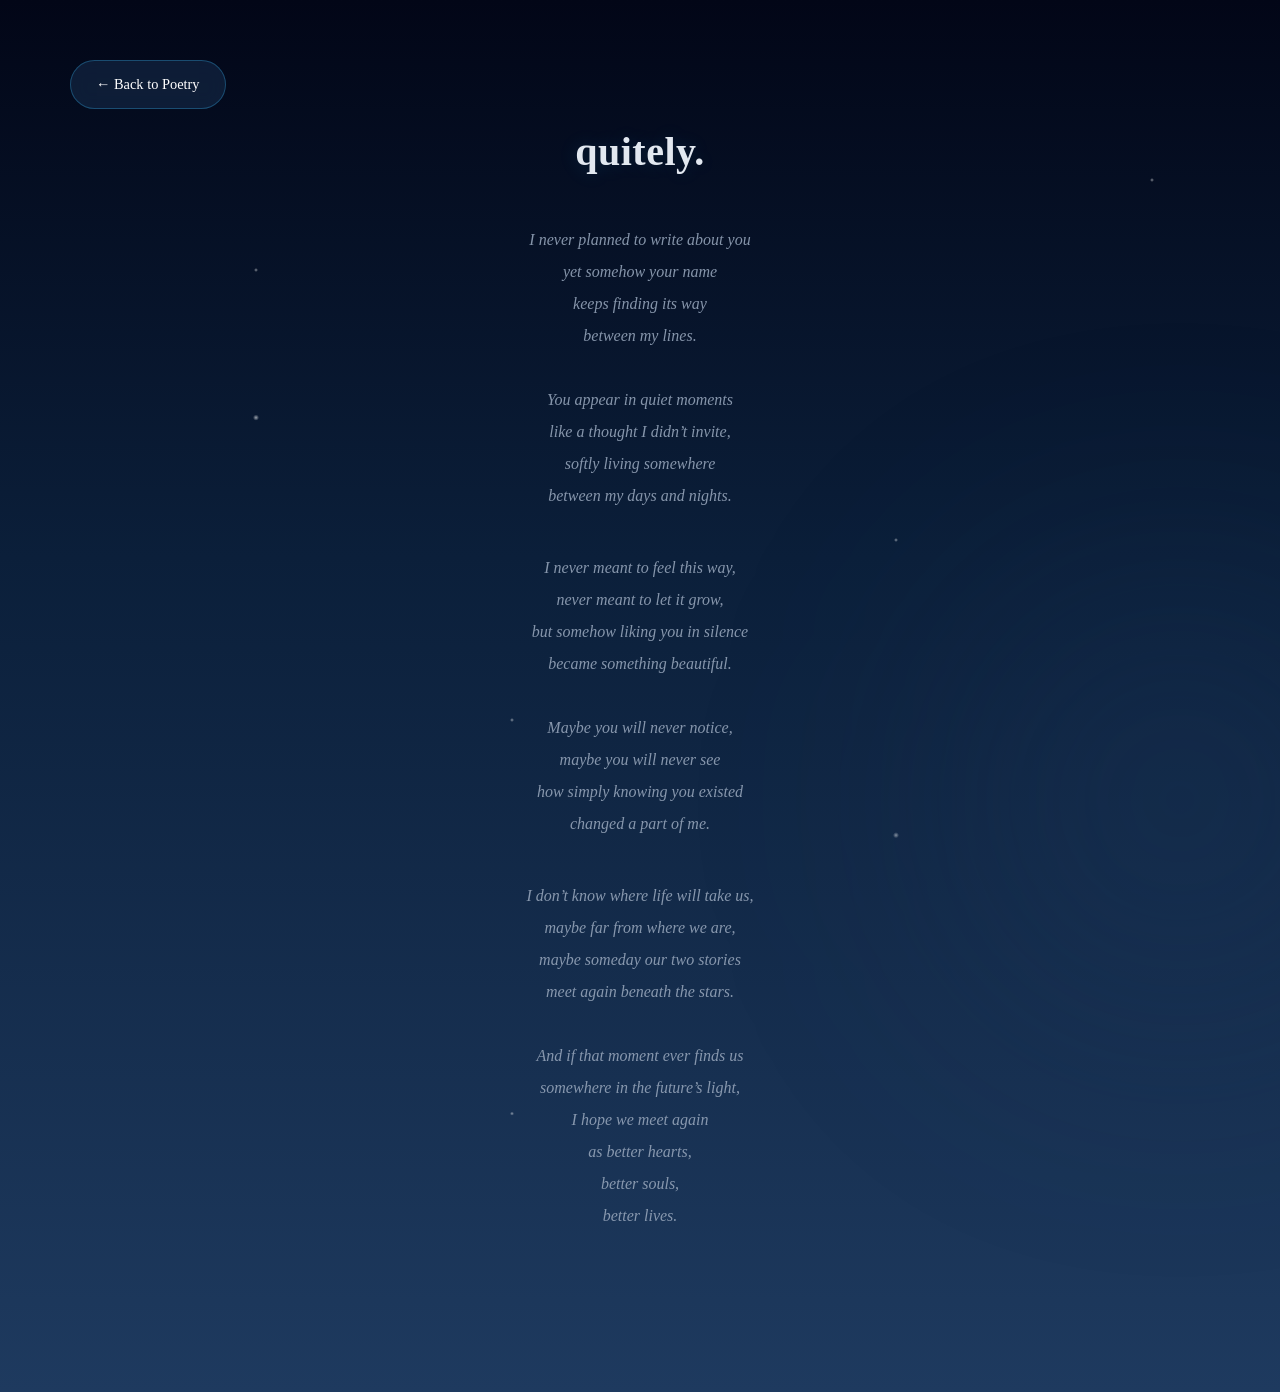
<file: poetry/quitely.html>
<!DOCTYPE html>
<html>

<head>
    <meta charset="UTF-8">
    <meta name="viewport" content="width=device-width, initial-scale=1.0">
    <title>3 a.m | Safira</title>

    <!-- naik satu folder ke css -->
    <link rel="stylesheet" href="../css/style.css">
    <link rel="stylesheet" href="../css/projects.css">
</head>

<body>

    <a href="../poetry.html" class="back-home">← Back to Poetry</a>

    <section class="projects-section">
        <h2>quitely.</h2>

        <p class="poetry-full">
            I never planned to write about you<br>
            yet somehow your name<br>
            keeps finding its way<br>
            between my lines.<br><br>

            You appear in quiet moments<br>
            like a thought I didn’t invite,<br>
            softly living somewhere<br>
            between my days and nights.
        </p>

        <p class="poetry-full">
            I never meant to feel this way,<br>
            never meant to let it grow,<br>
            but somehow liking you in silence<br>
            became something beautiful.<br><br>

            Maybe you will never notice,<br>
            maybe you will never see<br>
            how simply knowing you existed<br>
            changed a part of me.
        </p>

        <p class="poetry-full">
            I don’t know where life will take us,<br>
            maybe far from where we are,<br>
            maybe someday our two stories<br>
            meet again beneath the stars.<br><br>

            And if that moment ever finds us<br>
            somewhere in the future’s light,<br>
            I hope we meet again<br>
            as better hearts,<br>
            better souls,<br>
            better lives.
        </p>
    </section>

</body>

</html>
</file>
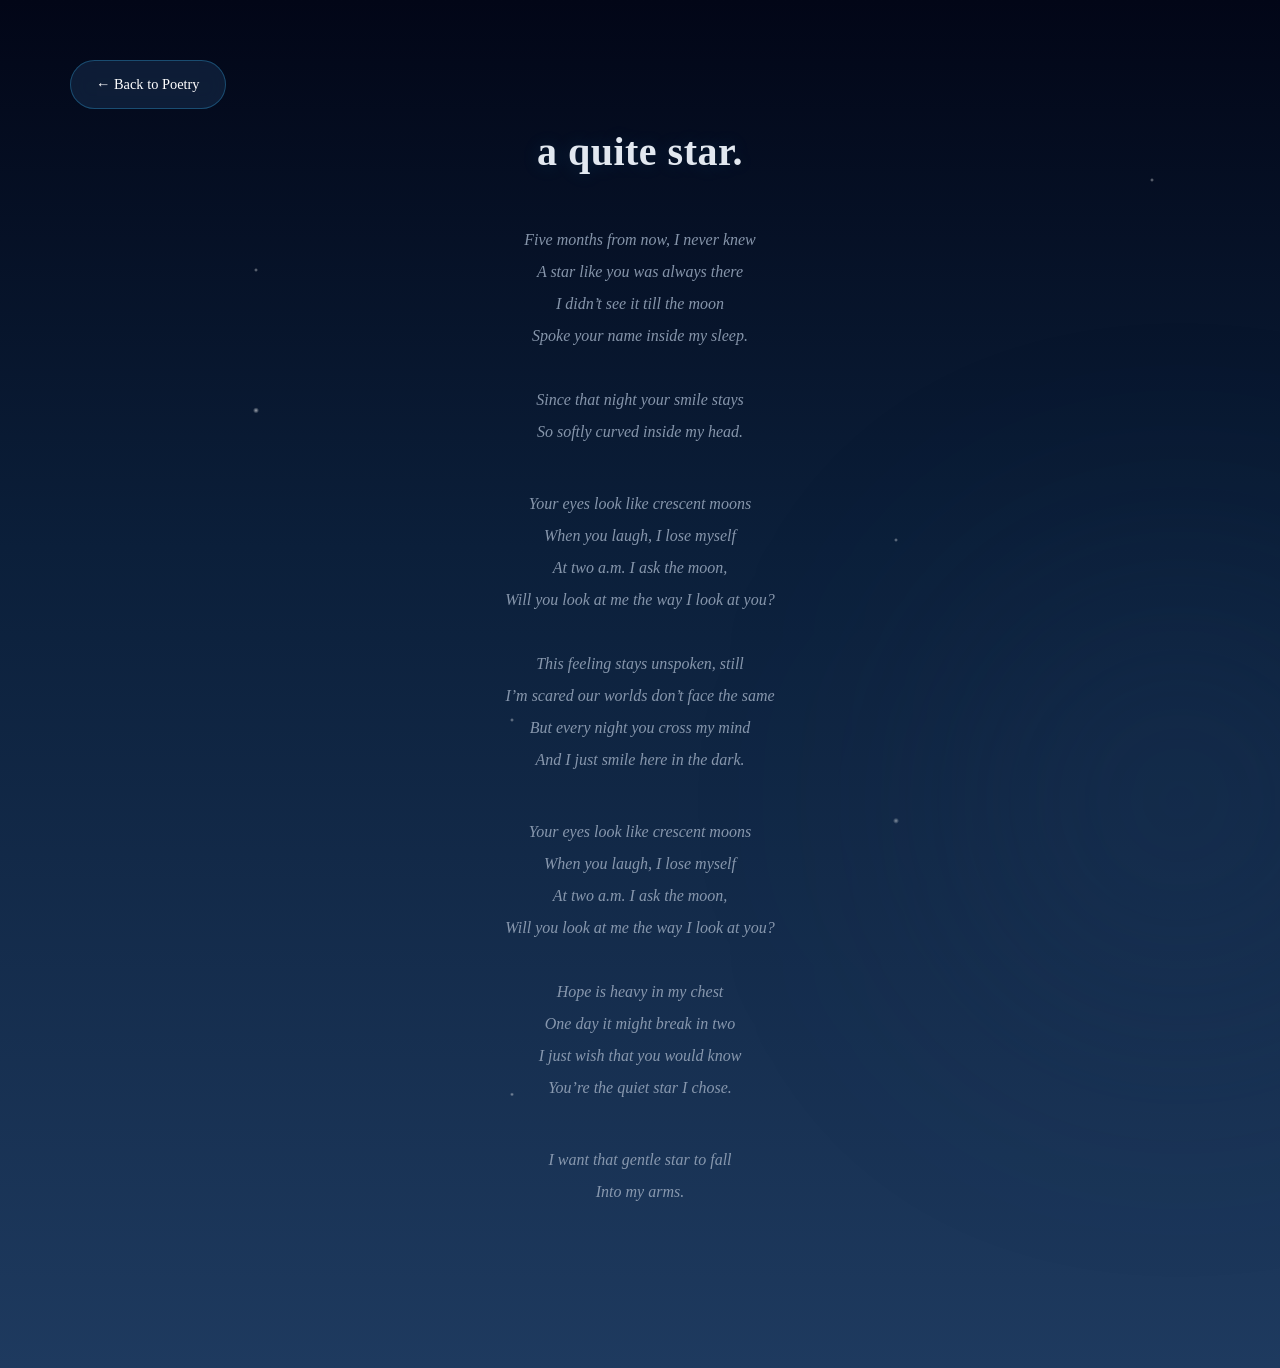
<file: poetry/star.html>
<!DOCTYPE html>
<html>

<head>
    <meta charset="UTF-8">
    <meta name="viewport" content="width=device-width, initial-scale=1.0">
    <title>3 a.m | Safira</title>

    <!-- naik satu folder ke css -->
    <link rel="stylesheet" href="../css/style.css">
    <link rel="stylesheet" href="../css/projects.css">
</head>

<body>

    <a href="../poetry.html" class="back-home">← Back to Poetry</a>

    <section class="projects-section">
        <h2>a quite star.</h2>

        <p class="poetry-full">
            Five months from now, I never knew<br>
            A star like you was always there<br>
            I didn’t see it till the moon<br>
            Spoke your name inside my sleep.<br><br>

            Since that night your smile stays<br>
            So softly curved inside my head.
        </p>

        <p class="poetry-full">
            Your eyes look like crescent moons<br>
            When you laugh, I lose myself<br>
            At two a.m. I ask the moon,<br>
            Will you look at me the way I look at you?<br><br>

            This feeling stays unspoken, still<br>
            I’m scared our worlds don’t face the same<br>
            But every night you cross my mind<br>
            And I just smile here in the dark.
        </p>

        <p class="poetry-full">
            Your eyes look like crescent moons<br>
            When you laugh, I lose myself<br>
            At two a.m. I ask the moon,<br>
            Will you look at me the way I look at you?<br><br>

            Hope is heavy in my chest<br>
            One day it might break in two<br>
            I just wish that you would know<br>
            You’re the quiet star I chose.
        </p>

        <p class="poetry-full">
            I want that gentle star to fall<br>
            Into my arms.
        </p>

    </section>

</body>

</html>
</file>
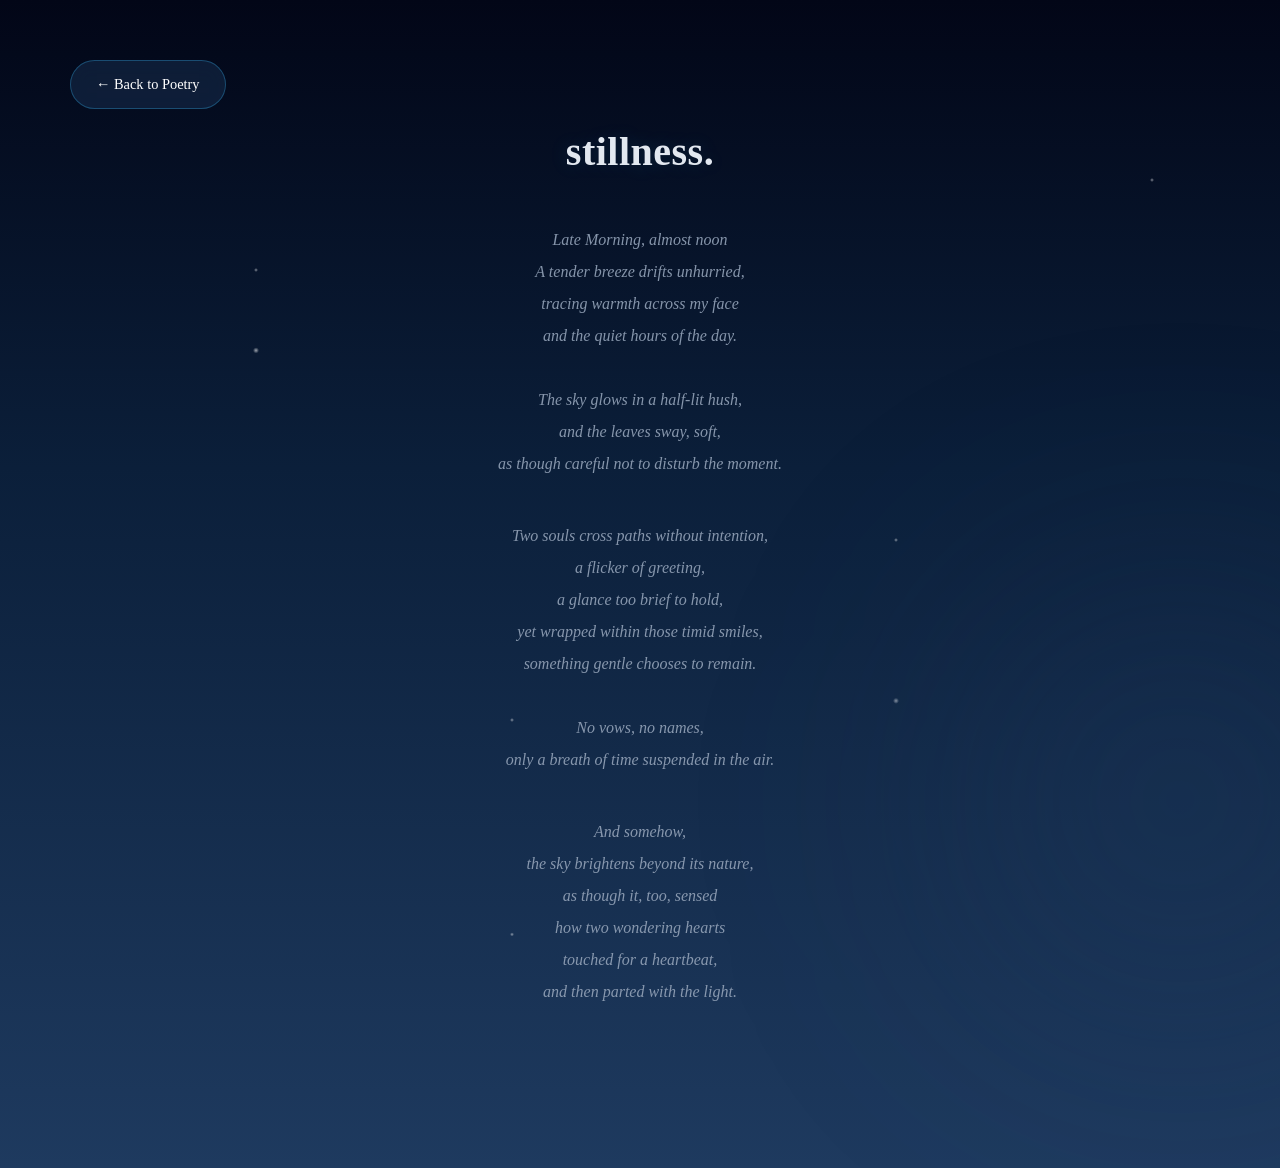
<file: poetry/stillness.html>
<!DOCTYPE html>
<html>

<head>
    <meta charset="UTF-8">
    <meta name="viewport" content="width=device-width, initial-scale=1.0">
    <title>stillness | Safira</title>

    <!-- naik satu folder ke css -->
    <link rel="stylesheet" href="../css/style.css">
    <link rel="stylesheet" href="../css/projects.css">
</head>

<body>

    <a href="../poetry.html" class="back-home">← Back to Poetry</a>

    <section class="projects-section">
        <h2>stillness.</h2>

        <p class="poetry-full">
            Late Morning, almost noon<br>
            A tender breeze drifts unhurried,<br>
            tracing warmth across my face<br>
            and the quiet hours of the day.<br><br>

            The sky glows in a half-lit hush,<br>
            and the leaves sway, soft,<br>
            as though careful not to disturb the moment.
        </p>

        <p class="poetry-full">
            Two souls cross paths without intention,<br>
            a flicker of greeting,<br>
            a glance too brief to hold,<br>
            yet wrapped within those timid smiles,<br>
            something gentle chooses to remain.<br><br>

            No vows, no names,<br>
            only a breath of time suspended in the air.
        </p>

        <p class="poetry-full">
            And somehow,<br>
            the sky brightens beyond its nature,<br>
            as though it, too, sensed<br>
            how two wondering hearts<br>
            touched for a heartbeat,<br>
            and then parted with the light.
        </p>

    </section>

</body>

</html>
</file>
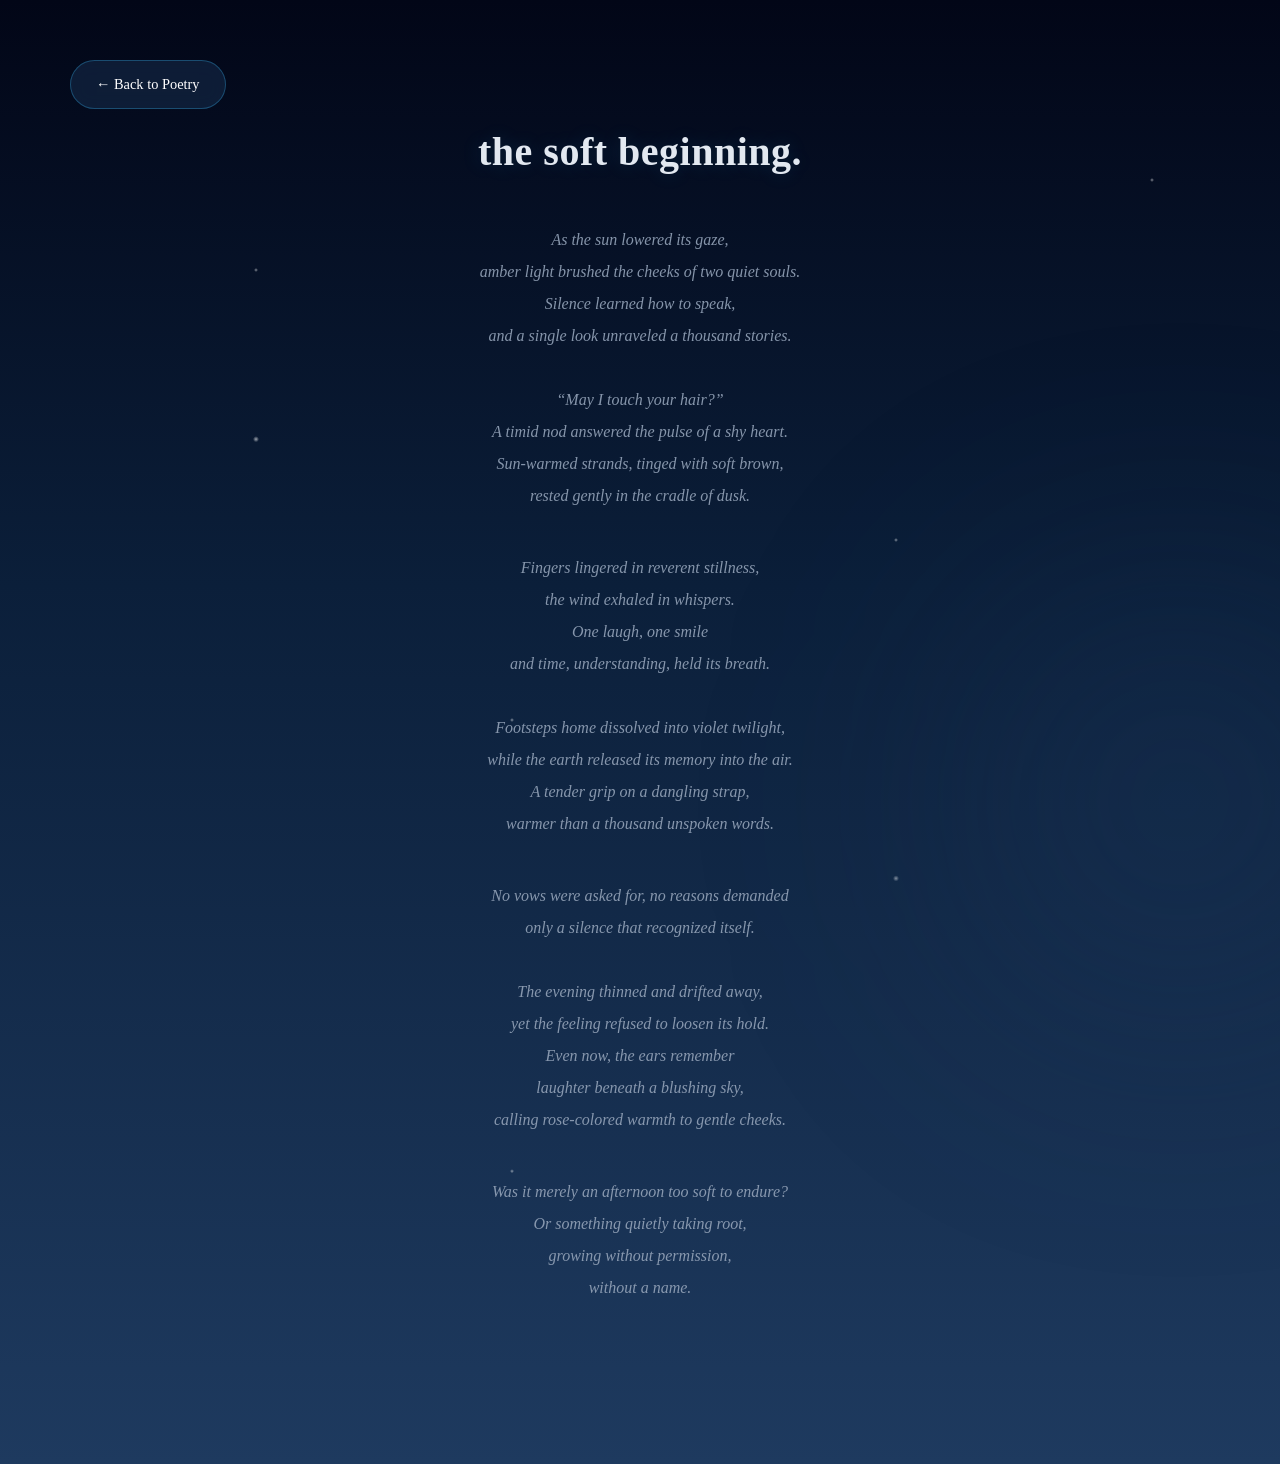
<file: poetry/the-soft-beginning.html>
<!DOCTYPE html>
<html>

<head>
    <meta charset="UTF-8">
    <meta name="viewport" content="width=device-width, initial-scale=1.0">
    <title>3 a.m | Safira</title>

    <!-- naik satu folder ke css -->
    <link rel="stylesheet" href="../css/style.css">
    <link rel="stylesheet" href="../css/projects.css">
</head>

<body>

    <a href="../poetry.html" class="back-home">← Back to Poetry</a>

    <section class="projects-section">
        <h2>the soft beginning.</h2>

        <p class="poetry-full">
            As the sun lowered its gaze,<br>
            amber light brushed the cheeks of two quiet souls.<br>
            Silence learned how to speak,<br>
            and a single look unraveled a thousand stories.<br><br>

            “May I touch your hair?”<br>
            A timid nod answered the pulse of a shy heart.<br>
            Sun-warmed strands, tinged with soft brown,<br>
            rested gently in the cradle of dusk.
        </p>

        <p class="poetry-full">
            Fingers lingered in reverent stillness,<br>
            the wind exhaled in whispers.<br>
            One laugh, one smile<br>
            and time, understanding, held its breath.<br><br>

            Footsteps home dissolved into violet twilight,<br>
            while the earth released its memory into the air.<br>
            A tender grip on a dangling strap,<br>
            warmer than a thousand unspoken words.
        </p>

        <p class="poetry-full">
            No vows were asked for, no reasons demanded<br>
            only a silence that recognized itself.<br><br>

            The evening thinned and drifted away,<br>
            yet the feeling refused to loosen its hold.<br>
            Even now, the ears remember<br>
            laughter beneath a blushing sky,<br>
            calling rose-colored warmth to gentle cheeks.
        </p>

        <p class="poetry-full">
            Was it merely an afternoon too soft to endure?<br>
            Or something quietly taking root,<br>
            growing without permission,<br>
            without a name.
        </p>
    </section>

</body>

</html>
</file>
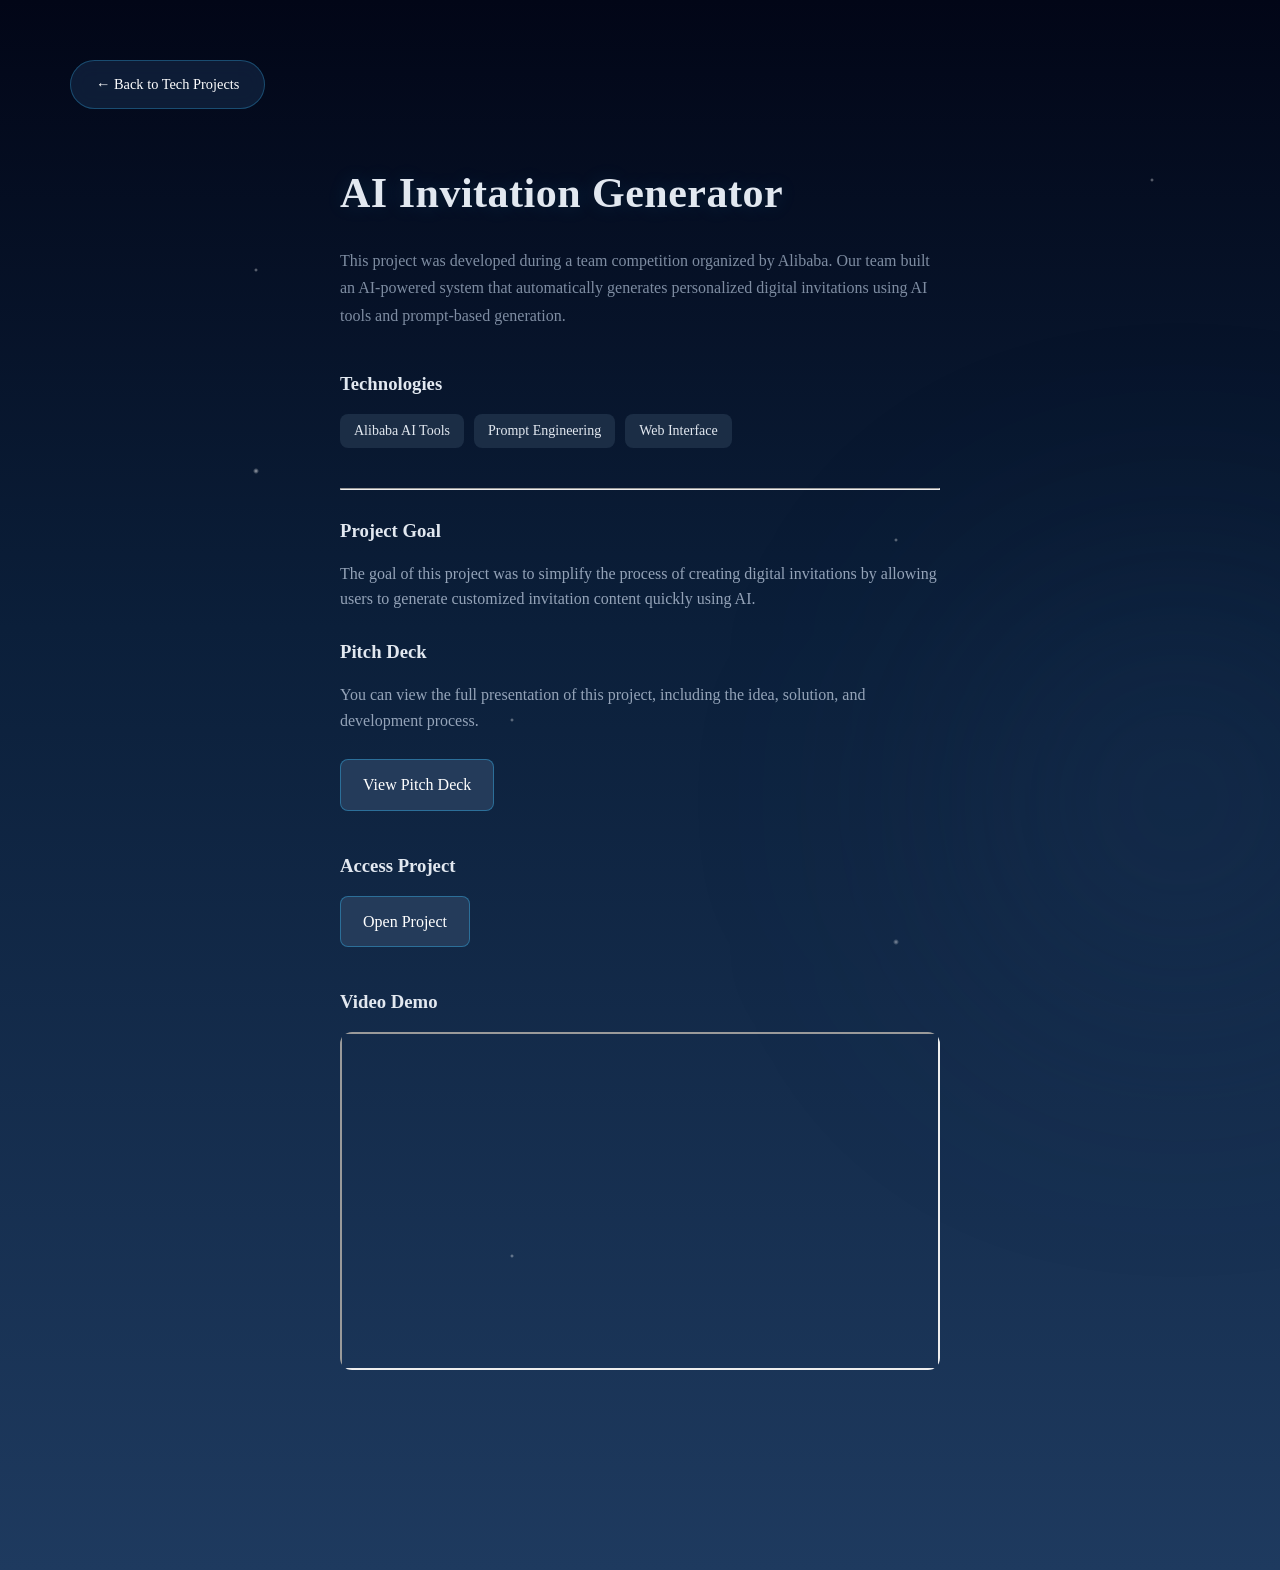
<file: tech/tech1.html>
<!DOCTYPE html>
<html lang="en">

<head>
<meta charset="UTF-8">
<meta name="viewport" content="width=device-width, initial-scale=1.0">
<title>AI Invitation Generator</title>

<link rel="stylesheet" href="../css/style.css">
<link rel="stylesheet" href="../css/projects.css">
</head>

<body>

<a href="../tech.html" class="back-home">← Back to Tech Projects</a>

<section class="project-page">

<h1>AI Invitation Generator</h1>

<p class="project-desc">
This project was developed during a team competition organized by Alibaba.
Our team built an AI-powered system that automatically generates personalized
digital invitations using AI tools and prompt-based generation.
</p>

<div class="project-section">

<h3>Technologies</h3>

<div class="tech-tags">
<span>Alibaba AI Tools</span>
<span>Prompt Engineering</span>
<span>Web Interface</span>
</div>

</div>
<hr>
<br>

<div class="project-section">

<h3>Project Goal</h3>

<p>
The goal of this project was to simplify the process of creating digital
invitations by allowing users to generate customized invitation content
quickly using AI.
</p>

<br>

<h3>Pitch Deck</h3>

<p>
You can view the full presentation of this project, including the idea,
solution, and development process.
</p>

<br>

<a href="../assets/pitchdeck/ai-invitation-deck.pdf" 
   class="project-link-btn" 
   target="_blank">

View Pitch Deck

</a>
</div>



<div class="project-section">

<h3>Access Project</h3>

<a href="http://47.84.115.117/invite/" class="project-link-btn">
Open Project
</a>

</div>

<div class="project-section">

<h3>Video Demo</h3>

<div class="video-container">

<iframe
src="https://www.youtube.com/embed/kL0lCspG2v0"
allowfullscreen>
</iframe>

</div>

</div>

</section>

</body>
</html>
</file>
<file: css/style.css>
/* =========================
   📦 IMPORT FILES
========================= */

@import url('navbar.css');
@import url('hero.css');
@import url('about.css');
@import url('projects.css');
@import url('memories.css');
@import url('contact.css');
@import url('chatbot.css');
@import url('footer.css');
@import url('animations.css');


/* =========================
   🌊 MIDNIGHT OCEAN THEME
========================= */

:root {
  --deep-navy: #0f172a;
  --midnight-blue: #0b2545;
  --ocean-blue: #1e3a5f;
  --soft-text: #94a3b8;
  --main-text: #e2e8f0;
  --accent-glow: #38bdf8;
}


/* =========================
   🔄 RESET
========================= */

* {
  margin: 0;
  padding: 0;
  box-sizing: border-box;
}

html {
  scroll-behavior: smooth;
}


/* =========================
   🌌 BODY GLOBAL
========================= */

body {
  font-family: 'Lora', serif;

  background:
    radial-gradient(3px 3px at 20% 30%, rgba(255,255,255,0.6), transparent),
    radial-gradient(3px 3px at 70% 60%, rgba(255,255,255,0.5), transparent),
    radial-gradient(2px 2px at 40% 80%, rgba(255,255,255,0.5), transparent),
    linear-gradient(
      180deg,
      #020617 0%,
      #0b1f3a 40%,
      #1e3a5f 100%
    );

  color: var(--main-text);
  line-height: 1.6;
  min-height: 100vh;
  display: flex;
  flex-direction: column;
  position:relative;
  z-index:1;
}

/* =========================
   📚 SECTION GLOBAL
========================= */

.section {
  padding: 140px 10%;
}


/* =========================
   🖋️ GLOBAL TYPOGRAPHY
========================= */

h1,
h2,
.section-title {
  font-family: 'Playfair Display', serif;
  font-weight: 600;
  letter-spacing: 0.5px;
  color: var(--main-text);
  text-shadow: 0 0 20px rgba(56,189,248,0.15);
}

.hero-title {
  font-size: 4.5rem;
  line-height: 1.1;
  letter-spacing: 1px;
  text-shadow: 0 0 25px rgba(56,189,248,0.2);
}

h2 {
  font-size: 2.5rem;
  margin-bottom: 1rem;
}

.section-title {
  font-size: 2.8rem;
}

p {
  color: var(--soft-text);
  max-width: 600px;
}


/* =========================
   🖼️ IMAGE DEFAULT
========================= */

img {
  max-width: 100%;
  height: auto;
}


/* =========================
   🌫️ AMBIENT GLOW EFFECT
========================= */

body::before{
  content:"";
  position:fixed;
  inset:0;

  background-image:
    radial-gradient(2px 2px at 20% 30%, white, transparent),
    radial-gradient(2px 2px at 70% 60%, white, transparent),
    radial-gradient(2px 2px at 40% 80%, white, transparent),
    radial-gradient(2px 2px at 90% 20%, white, transparent);

  opacity:0.5;
  pointer-events:none;
  z-index:0;
}
body::after {
  content: "";
  position: fixed;
  width: 600px;
  height: 600px;
  pointer-events: none;
  z-index: -1;
}

body::after {
  bottom: -200px;
  right: -200px;
  background: radial-gradient(circle, rgba(30,58,95,0.4), transparent 70%);
  filter: blur(120px);
  animation: floatGradient 15s ease-in-out infinite alternate;
}

@keyframes floatGradient {
  0% { transform: translate(0, 0); }
  100% { transform: translate(-50px, -50px); }
}


/* =========================
   🖱️ SCROLLBAR
========================= */

::-webkit-scrollbar {
  width: 8px;
}

::-webkit-scrollbar-track {
  background: var(--deep-navy);
}

::-webkit-scrollbar-thumb {
  background: var(--accent-glow);
  border-radius: 10px;
}


/* =========================
   ✨ SELECTION
========================= */

::selection {
  background: var(--accent-glow);
  color: var(--deep-navy);
}


/* =========================
   🦶 FOOTER FIX
========================= */

footer {
  width: 100%;
  margin-top: auto;
}

/* =========================
   🌙 GLOBAL MOON GLOW CARD
========================= */

.moon-card {
  position: relative;
  border-radius: 20px;
  overflow: hidden;
  transition: all 0.4s ease;
}

/* Soft outer glow */
.moon-card {
  box-shadow:
    0 0 30px rgba(255,255,255,0.04),
    0 0 60px rgba(56,189,248,0.05);
}

/* Inner moonlight reflection */
.moon-card::before {
  content: "";
  position: absolute;
  inset: 0;
  border-radius: 20px;
  background: radial-gradient(
    circle at top left,
    rgba(255,255,255,0.12),
    transparent 60%
  );
  opacity: 0.6;
  pointer-events: none;
}

/* Hover effect */
.moon-card:hover {
  transform: translateY(-6px);
  box-shadow:
    0 0 40px rgba(255,255,255,0.07),
    0 0 90px rgba(56,189,248,0.15);
}

/* =========================
   📱 RESPONSIVE
========================= */

@media (max-width: 768px) {

  .section {
    padding: 120px 7%;
  }

  .hero-title {
    font-size: 2rem;
  }

  .hero-subtitle {
    font-size: 1rem;
  }

  .navbar {
    width: 92%;
    padding: 12px 20px;
  }

  .nav-links {
    display: none;
  }

  .about-container,
  .about-card {
    flex-direction: column;
    text-align: center;
  }

  .about-card {
    padding: 35px;
  }

  .about-image img {
    width: 200px;
  }
}
/* =========================
   🌙 LOGO MOON GLOW
========================= */

.logo {
  font-family: 'Playfair Display', serif;
  font-size: 1.2rem;
  letter-spacing: 1px;
  color: var(--main-text);
  position: relative;
  transition: 0.4s ease;
}

/* Soft outer glow */
.logo {
  text-shadow:
    0 0 10px rgba(255,255,255,0.2),
    0 0 25px rgba(56,189,248,0.25);
}

/* Hover effect */
.logo:hover {
  text-shadow:
    0 0 15px rgba(255,255,255,0.4),
    0 0 35px rgba(56,189,248,0.4);
  transform: translateY(-2px);
}
.logo::after {
  content: "";
  position: absolute;
  inset: -6px;
  border-radius: 8px;
  background: radial-gradient(
    circle,
    rgba(255,255,255,0.15),
    transparent 70%
  );
  z-index: -1;
  opacity: 0.4;
}
.form-notification {
  position: fixed;
  bottom: 30px;
  right: 30px;
  background: rgba(255,255,255,0.1);
  backdrop-filter: blur(12px);
  padding: 14px 20px;
  border-radius: 20px;
  color: var(--main-text);
  box-shadow: 0 0 25px rgba(175,203,255,0.4);
  opacity: 0;
  transform: translateY(20px);
  transition: 0.4s ease;
  z-index: 9999;
}

.form-notification.show {
  opacity: 1;
  transform: translateY(0);
}


/*back home*/
.back-home{
  position: relative;
  display: inline-block;
  margin: 30px;
  padding: 10px 20px;
  border-radius: 30px;
  text-decoration: none;
  z-index: 100;
}
</file>
<file: css/projects.css>
/* =========================
   💎 PROJECTS SECTION
========================= */

.projects-section {
  padding: 120px 20px;
  text-align: center;
}

.section-title {
  font-size: 2.2rem;
  margin-bottom: 15px;
  text-shadow: 0 0 20px rgba(56,189,248,0.2);
}

.section-subtitle {
  opacity: 0.7;
  margin-bottom: 60px;
  letter-spacing: 0.5px;
}

/* Grid */
.projects-grid {
  display: grid;
  grid-template-columns: repeat(3, 1fr);
  gap: 40px;
  max-width: 1100px;
  margin: auto;
}

/* Card */
.project-card {
  padding: 50px 30px;
  border-radius: 35px;

  background: rgba(30, 58, 95, 0.3);
  backdrop-filter: blur(18px);

  border: 1px solid rgba(56, 189, 248, 0.2);

  box-shadow:
    0 20px 40px rgba(0, 0, 0, 0.5),
    0 0 35px rgba(56, 189, 248, 0.08);

  text-decoration: none;
  color: white;

  transition: 0.4s ease;
}

.project-card:hover {
  transform: translateY(-10px);
  box-shadow:
    0 30px 60px rgba(0, 0, 0, 0.6),
    0 0 50px rgba(56, 189, 248, 0.25);
}

.project-card h3 {
  font-size: 1.6rem;
  margin-bottom: 15px;
}

.project-card p {
  opacity: 0.8;
  line-height: 1.6;
}
@media (max-width: 992px) {
  .projects-grid {
    grid-template-columns: 1fr;
    gap: 30px;
  }
}
/* =========================
   🌙 POETRY
========================= */

.poetry-grid {
  max-width: 900px;
  margin: 60px auto 0;
  display: grid;
  gap: 30px;
}

.poetry-card {
  padding: 40px;
  border-radius: 30px;

  background: rgba(30, 58, 95, 0.25);
  backdrop-filter: blur(15px);

  border: 1px solid rgba(56, 189, 248, 0.15);

  transition: 0.4s ease;
}

.poetry-card:hover {
  transform: translateY(-6px);
  box-shadow: 0 0 40px rgba(56,189,248,0.15);
}

.poetry-card h3 {
  margin-bottom: 15px;
}

.poetry-preview {
  opacity: 0.75;
  font-style: italic;
}
/* =========================
   🎵 SONG
========================= */

.song-grid {
  max-width: 1000px;
  margin: 60px auto 0;
  display: grid;
  gap: 50px;
}

.song-card {
  padding: 40px;
  border-radius: 30px;

  background: rgba(30, 58, 95, 0.3);
  backdrop-filter: blur(15px);

  border: 1px solid rgba(56, 189, 248, 0.2);
}

.video-wrapper {
  margin-top: 20px;
  position: relative;
  padding-bottom: 56.25%; /* ratio 16:9 */
  height: 0;
  overflow: hidden;
  border-radius: 20px;
}

.video-wrapper iframe {
  position: absolute;
  top: 0;
  left: 0;
  width: 100%;
  height: 100%;
}
/* =========================
   🔙 BACK BUTTON
========================= */

.back-home {
  position: fixed;
  top: 30px;
  left: 40px;

  padding: 12px 25px;
  border-radius: 50px;

  background: rgba(30, 58, 95, 0.4);
  backdrop-filter: blur(10px);

  border: 1px solid rgba(56, 189, 248, 0.3);

  color: white;
  text-decoration: none;
  font-size: 0.9rem;

  transition: 0.3s ease;
}

.back-home:hover {
  background: rgba(56, 189, 248, 0.2);
  transform: translateX(-5px);
}
@media (max-width: 768px) {
  .back-home {
    top: 20px;
    left: 20px;
    padding: 8px 18px;
    font-size: 0.8rem;
  }
}
.poetry-card {
  text-decoration: none;
  color: white;
}
.poetry-full {
  max-width: 700px;
  margin: 40px auto;
  line-height: 2;
  text-align: center;
  font-style: italic;
  opacity: 0.9;
}

.cert-grid{
  display: grid;
  grid-template-columns: repeat(auto-fit, minmax(260px,1fr));
  gap: 30px;
  margin-top: 40px;
}

.cert-card{
  background: rgba(255,255,255,0.05);
  border-radius: 20px;
  padding: 20px;
  text-align: center;
}

.cert-card img{
  width: 100%;
  height: 180px;
  object-fit: cover;
  border-radius: 10px;
  margin-bottom: 15px;
}
.cert-grid{
  display:grid;
  grid-template-columns:repeat(auto-fit,minmax(260px,1fr));
  gap:30px;
  margin-top:40px;
}

.cert-card{
  background:rgba(255,255,255,0.05);
  padding:20px;
  border-radius:20px;
  text-align:center;
}

.cert-card img{
  width:100%;
  height:200px;
  object-fit:contain;
  border-radius:10px;
  cursor:pointer;
}

.cert-modal{
  display:none;
  position:fixed;
  top:0;
  left:0;
  width:100%;
  height:100%;
  background:rgba(0,0,0,0.8);
  justify-content:center;
  align-items:center;
}

.cert-modal img{
  max-width:90%;
  max-height:90%;
  border-radius:10px;
}

.tech-card{
    background: linear-gradient(145deg,#1b2d45,#243b5a);
    padding: 35px;
    border-radius: 18px;
    text-decoration: none;
    color: white;
    transition: all 0.3s ease;
}

.tech-card h3{
    font-size: 26px;
    margin-bottom: 10px;
}

.tech-card p{
    color:#aab6c8;
}

.tech-card:hover{
    transform: translateY(-6px);
    box-shadow:0 15px 35px rgba(0,0,0,0.4);
}

.tech-section{
    width: 75%;
    margin: 120px auto;
    text-align: center;
    color: #ffffff;
}

.tech-section h2{
    font-size: 42px;
    margin-bottom: 15px;
    letter-spacing: 1px;
}

.tech-section p{
    color: #a9b7c9;
    margin-bottom: 60px;
    font-size: 16px;
    max-width: 700px;
    margin-left: auto;
    margin-right: auto;
}

.tech-grid{
    display: grid;
    grid-template-columns: repeat(auto-fit, minmax(320px,1fr));
    gap: 35px;
}

.project-page{
max-width:900px;
margin:120px auto;
padding:40px;
}

.project-page h1{
font-size:42px;
margin-bottom:20px;
}

.project-desc{
opacity:0.85;
line-height:1.7;
margin-bottom:40px;
}

.project-section{
margin-bottom:40px;
}

.project-section h3{
margin-bottom:15px;
}

.tech-tags{
display:flex;
flex-wrap:wrap;
gap:10px;
}

.tech-tags span{
background:#1b2d45;
padding:6px 14px;
border-radius:8px;
font-size:14px;
}

.project-link-btn{
display:inline-block;
padding:12px 22px;
border-radius:8px;
background:#243b5a;
border:1px solid rgba(56,189,248,0.4);
text-decoration:none;
color:white;
transition:0.3s;
}

.project-link-btn:hover{
background:#2e4a70;
}

.video-container{
margin-top:15px;
position:relative;
padding-bottom:56.25%;
height:0;
overflow:hidden;
border-radius:12px;
}

.video-container iframe{
position:absolute;
top:0;
left:0;
width:100%;
height:100%;
}

.song-grid{
  max-width: 1000px;
  margin: 60px auto 0;
  display: grid;
  grid-template-columns: repeat(auto-fit, minmax(400px,1fr));
  gap: 40px;
}

.song-card{
  padding: 35px;
  border-radius: 25px;

  background: rgba(30,58,95,0.35);
  backdrop-filter: blur(15px);

  border: 1px solid rgba(56,189,248,0.2);

  box-shadow: 0 15px 35px rgba(0,0,0,0.4);
}

.song-card h3{
  margin-bottom: 20px;
  font-size: 22px;
}

.video-wrapper{
  position: relative;
  padding-bottom: 56.25%;
  height: 0;
  overflow: hidden;
  border-radius: 15px;
}

.video-wrapper iframe{
  position: absolute;
  top:0;
  left:0;
  width:100%;
  height:100%;
}

.video-btn{
  display: inline-block;
  margin-top: 20px;
  padding: 10px 22px;
  border-radius: 25px;

  text-decoration: none;
  color: white;

  border: 1px solid rgba(56,189,248,0.3);

  transition: 0.3s ease;
}

.video-btn:hover{
  background: rgba(56,189,248,0.2);
  transform: translateY(-2px);
}

@media (max-width:768px){

    .projects-section{
        width: 92%;
        margin: 60px auto;
    }

    .projects-section h2{
        font-size: 30px;
    }

    .projects-section p{
        font-size: 14px;
    }

}
</file>
